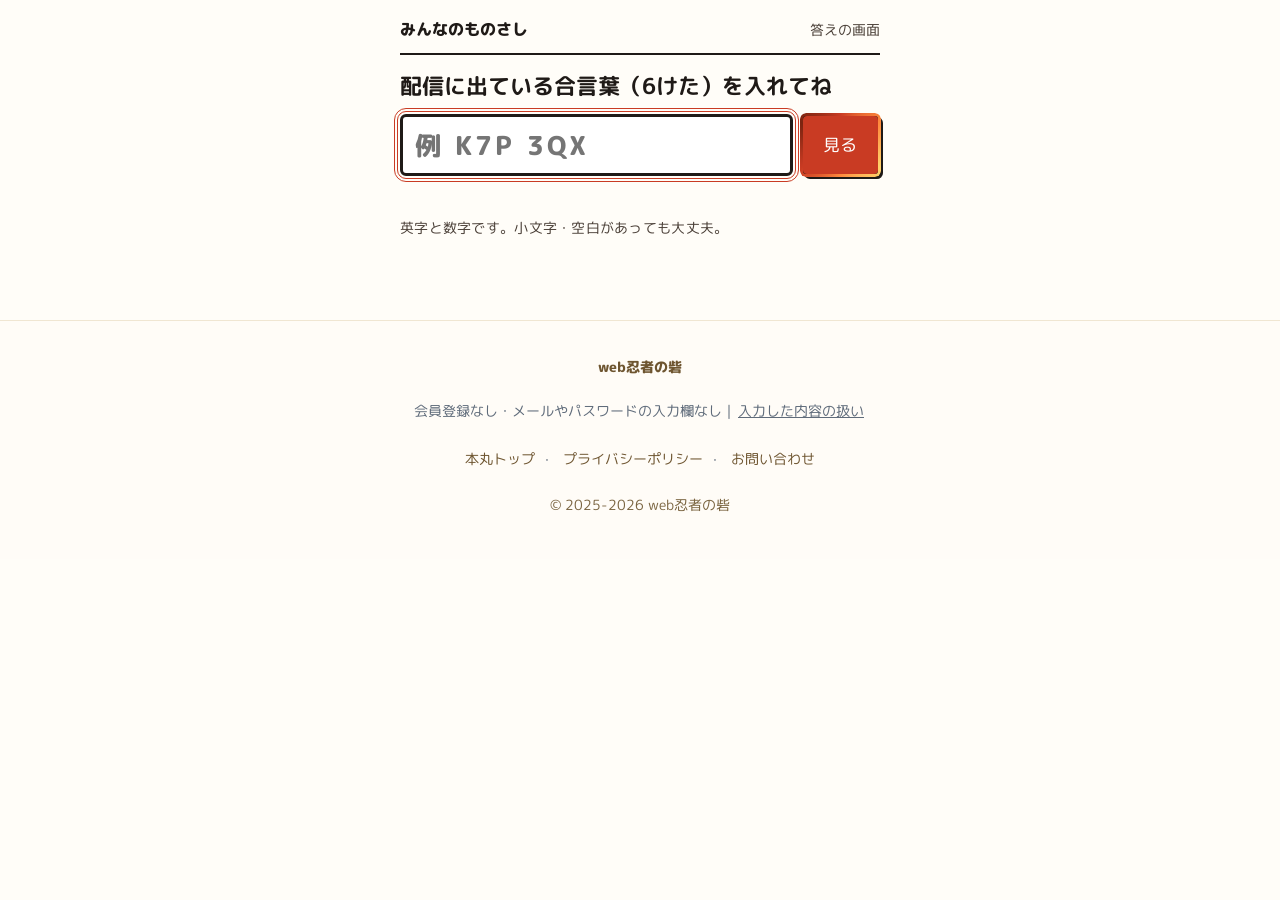
<file: a/index.html>
<!DOCTYPE html>
<html lang="ja">
<head>
<meta charset="UTF-8">
<meta name="viewport" content="width=device-width, initial-scale=1">
<title>みんなのものさし 答えの画面</title>
<meta name="description" content="配信の「みんなのものさし」で、リスナーが答えを見る画面です。配信に出ている合言葉を入れてください。">
<meta name="robots" content="noindex,follow">
<meta name="theme-color" content="#ff8a3d">
<link rel="canonical" href="https://monosashi.kkpwebninja.com/a/">
<link rel="icon" type="image/png" sizes="32x32" href="/favicon.png">
<link rel="icon" type="image/png" sizes="192x192" href="/favicon-192.png">
<link rel="apple-touch-icon" sizes="180x180" href="/apple-touch-icon.png">
<!-- 運営者の確認用（?kkptest=1 でこの端末だけ GA4 を送らない） -->
<script>
(function(){
  var t = false;
  try {
    if (/[?&]kkptest=1\b/.test(location.search)) localStorage.setItem('kkp-test','1');
    if (/[?&]kkptest=0\b/.test(location.search)) localStorage.removeItem('kkp-test');
    t = localStorage.getItem('kkp-test') === '1';
  } catch(e){}
  window.__kkpTest = t;
  if (t) window['ga-disable-G-2LM85GJN0L'] = true;
})();
</script>
<!-- Google Analytics（開いた回数だけ。合言葉や答えは送らない）。この画面には広告を出さない -->
<script>
  window.dataLayer = window.dataLayer || [];
  function gtag(){dataLayer.push(arguments);}
  // 本番ドメインだけで計測する（*.pages.dev に来るボットの0秒訪問で数字が崩れていたため）
  if (/(^|\.)kkpwebninja\.com$/.test(location.hostname)) {
    var gs = document.createElement('script'); gs.async = true;
    gs.src = 'https://www.googletagmanager.com/gtag/js?id=G-2LM85GJN0L';
    document.head.appendChild(gs);
    gtag('js', new Date());
    gtag('config', 'G-2LM85GJN0L');
  }
</script>
<link rel="preconnect" href="https://fonts.googleapis.com">
<link rel="preconnect" href="https://fonts.gstatic.com" crossorigin>
<link href="https://fonts.googleapis.com/css2?family=M+PLUS+Rounded+1c:wght@400;700;800&display=swap" rel="stylesheet">
<link rel="stylesheet" href="/kit/kit.css?v=0da92e0">
<script src="/js/odai.js"></script>
<script src="/js/code.js"></script>
<style>
body{margin:0}
.an{max-width:480px;margin:0 auto;padding:16px 16px 40px}
.an-top{display:flex;justify-content:space-between;align-items:baseline;gap:8px;padding:0 0 10px;border-bottom:2px solid var(--k-sumi)}
.an-top b{font-size:16px;font-weight:800}
.an-top span{font-size:14px;color:var(--k-text-2)}
.an h1{font-size:22px;line-height:1.4;margin:16px 0 12px}
.an form{display:flex;gap:8px;margin-top:8px}
.an input{flex:1;min-width:0;height:56px;padding:0 12px;border:3px solid var(--k-sumi);border-radius:var(--k-r);background:#fff;font:inherit;font-size:26px;font-weight:800;letter-spacing:.12em;text-transform:uppercase}
.an input:focus{outline:4px double var(--k-shu);outline-offset:2px}
.an form .k-btn-sm{min-height:56px;font-size:17px;padding:0 20px}
.an .err{color:var(--k-shu);font-weight:700;font-size:15px;min-height:24px;margin:8px 0 0}
.an .note{font-size:14px;color:var(--k-text-2);margin:8px 0 0}
.ends{display:flex;justify-content:space-between;align-items:flex-end;gap:12px;margin:8px 0}
.ends span{font-size:20px;font-weight:800;line-height:1.3;max-width:48%}
.ends .r{text-align:right}
.bar{--k-ruler-u:.75px;height:72px}   /* 見た目は kit の k-ruler（竹のものさし・点の帯） */
.bar .k-ruler-zone>b{font-size:15px;font-family:inherit;font-weight:800}
.scale{display:flex;justify-content:space-between;font-size:14px;color:var(--k-text-2);margin-top:4px}
.bignum{text-align:center;font-size:72px;font-weight:800;color:#a9430b;line-height:1.1;margin:16px 0 4px;font-variant-numeric:tabular-nums}
.bignum small{display:block;font-size:16px;color:var(--k-text-2);font-weight:700}
.warn{border-top:1px solid var(--k-line-soft);padding-top:12px;margin-top:16px;font-size:16px;font-weight:700}
.warn b{color:var(--k-shu)}
.again{display:inline-block;margin-top:16px;font-size:15px;color:var(--k-sumi);font-weight:700}
</style>
</head>
<body class="k-page">
<main class="an" id="an">
  <div class="an-top"><b>みんなのものさし</b><span>答えの画面</span></div>
  <div id="box"></div>
</main>
<!-- WEBNINJA_UNIFIED_FOOTER -->
<footer style="text-align:center;padding:2rem 1rem 2.5rem;font-size:.875rem;color:#5f6b7a;line-height:2;border-top:1px solid #f0e6d2;margin-top:2.5rem;background:#fffcf7;">
  <div style="font-weight:800;color:#6e5530;font-size:.875rem;margin-bottom:0.4rem;">web忍者の砦</div>
  <div class="kkp-anshin">会員登録なし・メールやパスワードの入力欄なし｜<a href="https://privacypolicy.kkpwebninja.com/#nyuryoku" target="_blank" rel="noopener" style="color:inherit;text-decoration:underline;display:inline-block;padding:10px 2px;">入力した内容の扱い</a></div>
  <div>
    <a href="https://kkpwebninja.com/" target="_blank" rel="noopener" style="display:inline-block;padding:10px 2px;color:#6e5530;text-decoration:none;margin:0 0.5rem;">本丸トップ</a>·
    <a href="https://privacypolicy.kkpwebninja.com/" target="_blank" rel="noopener" style="display:inline-block;padding:10px 2px;color:#6e5530;text-decoration:none;margin:0 0.5rem;">プライバシーポリシー</a>·
    <a href="https://kkpwebninja.com/otoiawase" target="_blank" rel="noopener" style="display:inline-block;padding:10px 2px;color:#6e5530;text-decoration:none;margin:0 0.5rem;">お問い合わせ</a>
  </div>
  <div style="margin-top:0.5rem;color:#7a6440;">© 2025-2026 web忍者の砦</div>
</footer>
<script>
(function () {
  'use strict';
  var $ = function (id) { return document.getElementById(id); };
  var esc = function (s) { return String(s).replace(/[&<>"]/g, function (c) { return { '&': '&amp;', '<': '&lt;', '>': '&gt;', '"': '&quot;' }[c]; }); };
  var T = window.MO_TOPICS, C = window.MO_CODE;
  function track(n, p) { try { if (!window.__kkpTest && window.gtag) gtag('event', n, p || {}); } catch (e) {} }
  function form(msg) {
    $('box').innerHTML = '<h1>配信に出ている合言葉（6けた）を入れてね</h1>'
      + '<form id="f"><input id="pin" type="text" inputmode="text" autocapitalize="characters" autocomplete="off" autocorrect="off" spellcheck="false" enterkeyhint="go" maxlength="9" placeholder="例 K7P 3QX" aria-label="合言葉6けた"><button class="k-btn k-btn-sm" type="submit">見る</button></form>'
      + '<p class="err" id="err" role="status">' + (msg || '') + '</p>'
      + '<p class="note">英字と数字です。小文字・空白があっても大丈夫。</p>';
    var inp = $('pin'); inp.focus();
    $('f').addEventListener('submit', function (e) {
      e.preventDefault();
      var r = C.decode(inp.value, T.length);
      if (!r) { $('err').textContent = '合言葉がちがいます。配信の画面を見てね。'; inp.select(); return; }
      history.replaceState(null, '', '#' + C.norm(inp.value));
      show(r); track('mono_answer', { from: 'pass' });
    });
  }
  function show(a) {
    var L = T[a.ti][0], R = T[a.ti][1], t = a.t;
    var z = function (n, w) { return '<i class="k-ruler-zone k-ruler-z' + n + '" style="left:' + t + '%;width:' + w + '%"><b>' + n + '</b></i>'; };
    $('box').innerHTML = '<h1>' + esc(L) + ' 〜 ' + esc(R) + '</h1>'
      + '<div class="ends"><span>' + esc(L) + '</span><span class="r">' + esc(R) + '</span></div>'
      + '<div class="bar k-ruler k-open"><div class="k-ruler-face">' + z(2, 29) + z(3, 17) + z(4, 7) + '<i class="k-ruler-mark" style="left:' + t + '%"></i></div></div>'
      + '<div class="scale"><span>0</span><span>50</span><span>100</span></div>'
      + '<div class="bignum">' + t + '<small>正解の位置（0〜100）</small></div>'
      + '<p class="warn"><b>数字を書いたら反則。</b>数字を使わずに、コメントでヒントを出してね。</p>'
      + '<a class="again" href="#" id="again">別の合言葉を入れる</a>';
    $('again').addEventListener('click', function (e) { e.preventDefault(); history.replaceState(null, '', location.pathname); form(); });
  }
  function route() {
    var h = decodeURIComponent(location.hash.slice(1));
    if (!h) { form(); return; }
    var r = C.decode(h, T.length);
    if (r) { show(r); track('mono_answer', { from: 'qr' }); } else form('この合言葉は使えません。配信の画面の合言葉を入れてね。');
  }
  window.addEventListener('hashchange', route);
  route();
})();
</script>
</body>
</html>
</file>
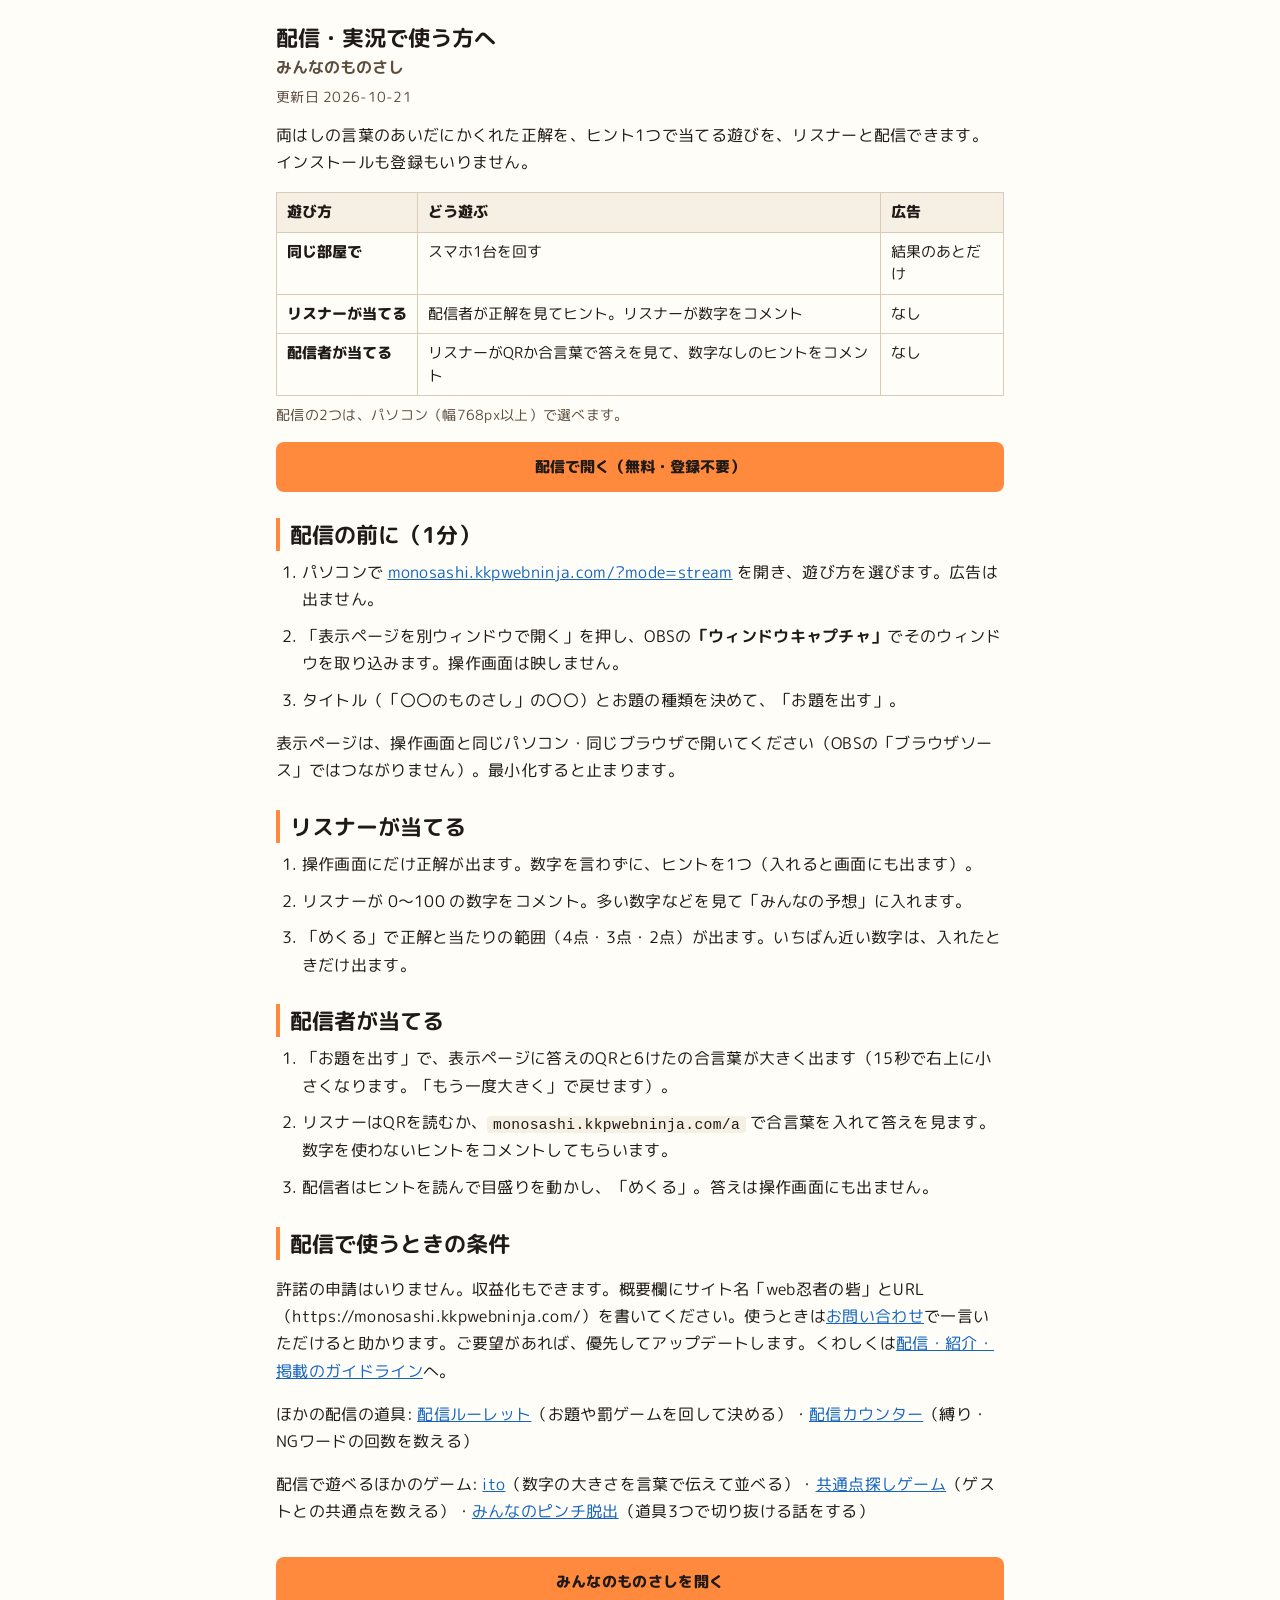
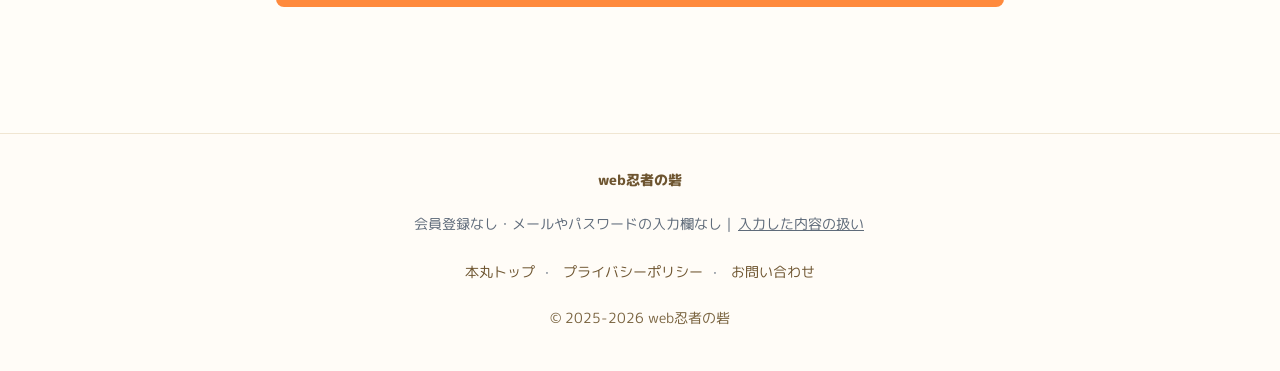
<file: haishin/index.html>
<!DOCTYPE html>
<html lang="ja">
<head>
<meta charset="UTF-8">
<meta name="viewport" content="width=device-width, initial-scale=1">
<title>配信・実況でみんなのものさしを遊ぶ方法｜リスナーと目盛りの位置当て</title>
<meta name="description" content="配信・実況で、みんなのものさしを遊ぶ方法。リスナーが数字をコメントして当てる遊び方と、リスナーがQRか合言葉で答えを見てヒントを出し配信者が当てる遊び方。OBSに取り込む表示ページつき。ブラウザだけで、登録不要。">
<link rel="canonical" href="https://monosashi.kkpwebninja.com/haishin/">
<meta name="robots" content="index,follow,max-image-preview:large">
<meta property="og:title" content="配信・実況でみんなのものさしを遊ぶ方法">
<meta property="og:description" content="リスナーが数字で当てる／リスナーがヒントを出して配信者が当てる。OBSの表示ページつき。登録不要。">
<meta property="og:type" content="article">
<meta property="og:url" content="https://monosashi.kkpwebninja.com/haishin/">
<meta property="og:site_name" content="みんなのものさし">
<meta property="og:image" content="https://monosashi.kkpwebninja.com/ogp.jpg?d=20261023b">
<meta name="twitter:card" content="summary_large_image">
<link rel="icon" type="image/png" sizes="32x32" href="/favicon.png">
<link rel="apple-touch-icon" sizes="180x180" href="/apple-touch-icon.png">
<script type="application/ld+json">{"@context": "https://schema.org", "@type": "Article", "headline": "配信・実況でみんなのものさしを遊ぶ方法", "datePublished": "2026-10-21", "dateModified": "2026-10-21", "author": {"@type": "Organization", "name": "web忍者の砦"}, "publisher": {"@type": "Organization", "name": "web忍者の砦"}, "mainEntityOfPage": "https://monosashi.kkpwebninja.com/haishin/"}</script>
<script>
  window.dataLayer = window.dataLayer || [];
  function gtag(){dataLayer.push(arguments);}
  // 本番ドメインだけで計測する（*.pages.dev に来るボットの0秒訪問で数字が崩れていたため）
  if (/(^|\.)kkpwebninja\.com$/.test(location.hostname)) {
    var gs = document.createElement('script'); gs.async = true;
    gs.src = 'https://www.googletagmanager.com/gtag/js?id=G-2LM85GJN0L';
    document.head.appendChild(gs);
    gtag('js', new Date());
    gtag('config', 'G-2LM85GJN0L');
  }
</script>
<link rel="preconnect" href="https://fonts.googleapis.com">
<link rel="preconnect" href="https://fonts.gstatic.com" crossorigin>
<link href="https://fonts.googleapis.com/css2?family=M+PLUS+Rounded+1c:wght@400;700;800&display=swap" rel="stylesheet">
<link rel="stylesheet" href="/kit/kit.css?v=0da92e0">
<style>
/* 読み物ページ：地は白、本文16px・行間1.7（はぁ・共通点探しの /haishin/ と同じ形） */
:root{--orange:#ff8a3d;--ink:#333;--muted:#5c4d3d}
*{box-sizing:border-box}
body{margin:0;background:#fff;color:var(--ink);font-family:"M PLUS Rounded 1c","Hiragino Maru Gothic ProN",system-ui,sans-serif;font-size:16px;line-height:1.7;-webkit-text-size-adjust:100%}
.wrap{max-width:760px;margin:0 auto;padding:18px 16px 60px}
h1{font-size:1.4rem;line-height:1.5;margin:.2rem 0 .4rem}
h1 .c{display:block;font-size:1rem;color:var(--muted);font-weight:700}
.upd{font-size:.875rem;color:var(--muted);margin:0 0 .8rem}
.lead{margin:0 0 1rem}
.cta{display:block;min-height:48px;text-align:center;background:var(--orange);color:#1f1a17;font-weight:800;font-size:.95rem;padding:.75rem .5rem;border-radius:8px;text-decoration:none;margin:0 0 1.6rem}
h2{font-size:20px;line-height:1.5;margin:1.6rem 0 .5rem;padding-left:.6rem;border-left:4px solid var(--orange)}
.steps{margin:0 0 1rem;padding-left:1.6rem}.steps li{margin:0 0 .6rem}
code{background:#f6efe4;padding:.05rem .35rem;border-radius:4px;font-size:.92em}
a{color:#1565c0}
.mode-cmp{width:100%;border-collapse:collapse;margin:1rem 0 .4rem;font-size:15px;line-height:1.5}
.mode-cmp th,.mode-cmp td{border:1px solid #d9cbb6;padding:8px 10px;text-align:left;vertical-align:top;color:#1f1a17}
.mode-cmp thead th{background:#f6efe3;font-weight:800}
.mode-cmp tbody th{white-space:nowrap;font-weight:800}
.mode-cmp-note{margin:0 0 1rem;font-size:14px;color:var(--muted)}
@media(max-width:480px){.mode-cmp{font-size:14px}.mode-cmp th,.mode-cmp td{padding:6px 7px}}
@media(min-width:760px){h2{font-size:22px}}
</style>
</head>
<body class="k-page">
<div class="wrap">

<h1>配信・実況で使う方へ<span class="c">みんなのものさし</span></h1>
<p class="upd">更新日 <time datetime="2026-10-21">2026-10-21</time></p>
<p class="lead">両はしの言葉のあいだにかくれた正解を、ヒント1つで当てる遊びを、リスナーと配信できます。インストールも登録もいりません。</p>

<table class="mode-cmp"><thead><tr><th scope="col">遊び方</th><th scope="col">どう遊ぶ</th><th scope="col">広告</th></tr></thead><tbody>
<tr><th scope="row">同じ部屋で</th><td>スマホ1台を回す</td><td>結果のあとだけ</td></tr>
<tr><th scope="row">リスナーが当てる</th><td>配信者が正解を見てヒント。リスナーが数字をコメント</td><td>なし</td></tr>
<tr><th scope="row">配信者が当てる</th><td>リスナーがQRか合言葉で答えを見て、数字なしのヒントをコメント</td><td>なし</td></tr>
</tbody></table>
<p class="mode-cmp-note">配信の2つは、パソコン（幅768px以上）で選べます。</p>

<a class="cta" href="https://monosashi.kkpwebninja.com/?mode=stream">配信で開く（無料・登録不要）</a>

<h2>配信の前に（1分）</h2>
<ol class="steps">
<li>パソコンで <a href="https://monosashi.kkpwebninja.com/?mode=stream">monosashi.kkpwebninja.com/?mode=stream</a> を開き、遊び方を選びます。広告は出ません。</li>
<li>「表示ページを別ウィンドウで開く」を押し、OBSの<b>「ウィンドウキャプチャ」</b>でそのウィンドウを取り込みます。操作画面は映しません。</li>
<li>タイトル（「〇〇のものさし」の〇〇）とお題の種類を決めて、「お題を出す」。</li>
</ol>
<p>表示ページは、操作画面と同じパソコン・同じブラウザで開いてください（OBSの「ブラウザソース」ではつながりません）。最小化すると止まります。</p>

<h2>リスナーが当てる</h2>
<ol class="steps">
<li>操作画面にだけ正解が出ます。数字を言わずに、ヒントを1つ（入れると画面にも出ます）。</li>
<li>リスナーが 0〜100 の数字をコメント。多い数字などを見て「みんなの予想」に入れます。</li>
<li>「めくる」で正解と当たりの範囲（4点・3点・2点）が出ます。いちばん近い数字は、入れたときだけ出ます。</li>
</ol>

<h2>配信者が当てる</h2>
<ol class="steps">
<li>「お題を出す」で、表示ページに答えのQRと6けたの合言葉が大きく出ます（15秒で右上に小さくなります。「もう一度大きく」で戻せます）。</li>
<li>リスナーはQRを読むか、<code>monosashi.kkpwebninja.com/a</code> で合言葉を入れて答えを見ます。数字を使わないヒントをコメントしてもらいます。</li>
<li>配信者はヒントを読んで目盛りを動かし、「めくる」。答えは操作画面にも出ません。</li>
</ol>

<h2>配信で使うときの条件</h2>
<p>許諾の申請はいりません。収益化もできます。概要欄にサイト名「web忍者の砦」とURL（https://monosashi.kkpwebninja.com/）を書いてください。使うときは<a href="https://kkpwebninja.com/otoiawase" target="_blank" rel="noopener">お問い合わせ</a>で一言いただけると助かります。ご要望があれば、優先してアップデートします。くわしくは<a href="https://kkpwebninja.com/guidelines">配信・紹介・掲載のガイドライン</a>へ。</p>

<p>ほかの配信の道具: <a href="https://roulette.kkpwebninja.com/">配信ルーレット</a>（お題や罰ゲームを回して決める）・<a href="https://roulette.kkpwebninja.com/counter/">配信カウンター</a>（縛り・NGワードの回数を数える）</p>
<p>配信で遊べるほかのゲーム: <a href="https://ito.kkpwebninja.com/haishin/">ito</a>（数字の大きさを言葉で伝えて並べる）・<a href="https://kyoutsu.kkpwebninja.com/haishin/">共通点探しゲーム</a>（ゲストとの共通点を数える）・<a href="https://pinch.kkpwebninja.com/haishin/">みんなのピンチ脱出</a>（道具3つで切り抜ける話をする）</p>

<p style="margin-top:2rem"><a class="cta" href="https://monosashi.kkpwebninja.com/">みんなのものさしを開く</a></p>

</div>
<!-- WEBNINJA_UNIFIED_FOOTER -->
<footer style="text-align:center;padding:2rem 1rem 2.5rem;font-size:.875rem;color:#5f6b7a;line-height:2;border-top:1px solid #f0e6d2;margin-top:2.5rem;background:#fffcf7;">
  <div style="font-weight:800;color:#6e5530;font-size:.875rem;margin-bottom:0.4rem;">web忍者の砦</div>
  <div class="kkp-anshin">会員登録なし・メールやパスワードの入力欄なし｜<a href="https://privacypolicy.kkpwebninja.com/#nyuryoku" target="_blank" rel="noopener" style="color:inherit;text-decoration:underline;display:inline-block;padding:10px 2px;">入力した内容の扱い</a></div>
  <div>
    <a href="https://kkpwebninja.com/" target="_blank" rel="noopener" style="display:inline-block;padding:10px 2px;color:#6e5530;text-decoration:none;margin:0 0.5rem;">本丸トップ</a>·
    <a href="https://privacypolicy.kkpwebninja.com/" target="_blank" rel="noopener" style="display:inline-block;padding:10px 2px;color:#6e5530;text-decoration:none;margin:0 0.5rem;">プライバシーポリシー</a>·
    <a href="https://kkpwebninja.com/otoiawase" target="_blank" rel="noopener" style="display:inline-block;padding:10px 2px;color:#6e5530;text-decoration:none;margin:0 0.5rem;">お問い合わせ</a>
  </div>
  <div style="margin-top:0.5rem;color:#7a6440;">© 2025-2026 web忍者の砦</div>
</footer>
</body>
</html>
</file>
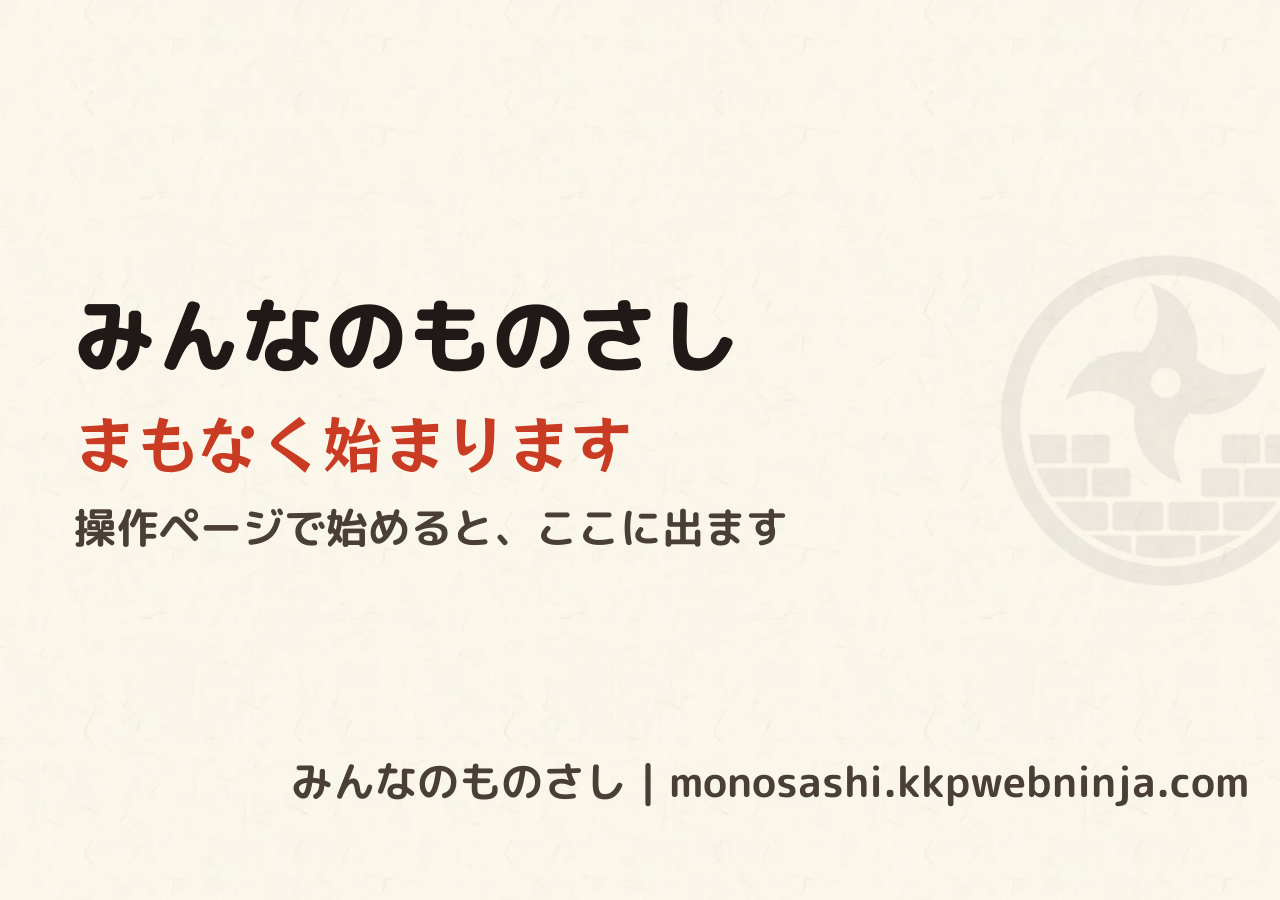
<file: view/index.html>
<!DOCTYPE html>
<html lang="ja">
<head>
<meta charset="UTF-8">
<meta name="viewport" content="width=device-width, initial-scale=1">
<title>みんなのものさし 表示ページ（OBS用）</title>
<meta name="robots" content="noindex,follow">
<link rel="canonical" href="https://monosashi.kkpwebninja.com/">
<link rel="icon" type="image/png" sizes="32x32" href="/favicon.png">
<link rel="preconnect" href="https://fonts.googleapis.com">
<link rel="preconnect" href="https://fonts.gstatic.com" crossorigin>
<link href="https://fonts.googleapis.com/css2?family=M+PLUS+Rounded+1c:wght@500;700;800&display=swap" rel="stylesheet">
<!-- k-fonts:start -->
<link href="https://fonts.googleapis.com/css2?family=Yuji+Syuku&family=RocknRoll+One&display=swap&text=.0123456789ABCDEFGHIJKLMNOPQRSTUVWXYabcdefghijklmnopqrstuvwxyz%E2%80%A6%E2%86%92%E2%87%84%E3%80%81%E3%80%82%E3%80%87%E3%80%8C%E3%80%8D%E3%80%9C%E3%81%82%E3%81%84%E3%81%86%E3%81%88%E3%81%8A%E3%81%8B%E3%81%8C%E3%81%8D%E3%81%8F%E3%81%90%E3%81%91%E3%81%93%E3%81%95%E3%81%97%E3%81%98%E3%81%99%E3%81%9A%E3%81%9B%E3%81%9F%E3%81%A0%E3%81%A1%E3%81%A3%E3%81%A4%E3%81%A6%E3%81%A7%E3%81%A8%E3%81%A9%E3%81%AA%E3%81%AB%E3%81%AD%E3%81%AE%E3%81%AF%E3%81%B0%E3%81%B3%E3%81%B6%E3%81%B8%E3%81%B9%E3%81%BB%E3%81%BE%E3%81%BF%E3%82%80%E3%82%81%E3%82%82%E3%82%84%E3%82%88%E3%82%89%E3%82%8A%E3%82%8B%E3%82%8C%E3%82%8F%E3%82%92%E3%82%93%E3%82%A2%E3%82%A3%E3%82%A4%E3%82%A6%E3%82%AD%E3%82%AF%E3%82%B0%E3%82%B3%E3%82%B5%E3%82%B6%E3%82%B8%E3%82%B9%E3%82%BF%E3%83%81%E3%83%83%E3%83%87%E3%83%88%E3%83%89%E3%83%8A%E3%83%8B%E3%83%90%E3%83%92%E3%83%94%E3%83%95%E3%83%96%E3%83%97%E3%83%9A%E3%83%9B%E3%83%9C%E3%83%9D%E3%83%9E%E3%83%A0%E3%83%A1%E3%83%A2%E3%83%A3%E3%83%A9%E3%83%AA%E3%83%AB%E3%83%AD%E3%83%B3%E3%83%BB%E3%83%BC%E4%B8%80%E4%B8%8A%E4%B8%8B%E4%B8%8D%E4%B8%AD%E4%BA%88%E4%BA%BA%E4%BB%8A%E4%BB%98%E4%BB%A5%E4%BC%9D%E4%BD%93%E4%BD%95%E4%BD%9C%E4%BD%BF%E4%BF%9D%E4%BF%A1%E5%80%8D%E5%80%A4%E5%81%A5%E5%81%B4%E5%85%88%E5%85%89%E5%85%A5%E5%85%A8%E5%85%B1%E5%85%B7%E5%86%8D%E5%87%BA%E5%88%80%E5%88%86%E5%88%87%E5%88%A4%E5%88%A5%E5%88%BA%E5%89%8D%E5%89%A3%E5%8A%A0%E5%8B%95%E5%8D%B0%E5%8F%8E%E5%8F%96%E5%8F%97%E5%8F%AF%E5%8F%B0%E5%8F%B3%E5%90%88%E5%90%8C%E5%90%8D%E5%91%8A%E5%91%BC%E5%93%81%E5%95%8F%E5%9B%9E%E5%9B%B3%E5%9C%9F%E5%9F%BA%E5%A0%B4%E5%A2%A8%E5%A4%96%E5%A4%B1%E5%A5%A5%E5%A7%8B%E5%AD%90%E5%AD%97%E5%AD%A3%E5%AE%9A%E5%B0%8F%E5%B0%91%E5%B7%A6%E5%B7%AE%E5%B7%BB%E5%B9%85%E5%BA%83%E5%BA%A6%E5%BD%A2%E5%BE%85%E5%BE%8C%E6%83%B3%E6%84%9F%E6%88%BB%E6%89%80%E6%89%8B%E6%8A%9E%E6%8A%BC%E6%8F%8F%E6%93%8D%E6%95%97%E6%95%B0%E6%96%87%E6%96%9C%E6%96%AC%E6%96%B0%E6%96%B9%E6%97%A2%E6%98%A0%E6%99%82%E6%99%AF%E6%9B%B8%E6%9B%BF%E6%9C%80%E6%9C%88%E6%9C%89%E6%9C%9F%E6%9C%AB%E6%9C%AC%E6%9C%AD%E6%9D%A5%E6%9D%BE%E6%9E%9C%E6%9E%A0%E6%A1%9C%E6%A2%85%E6%AC%84%E6%AD%A2%E6%AD%A3%E6%AE%8B%E6%B1%BA%E6%B2%88%E6%B5%AE%E6%B6%88%E6%B8%85%E6%B8%9B%E6%BA%96%E6%BA%9C%E6%BC%94%E6%BD%94%E7%82%B9%E7%89%A9%E7%8E%87%E7%94%A8%E7%94%BB%E7%99%BA%E7%99%BD%E7%9B%B4%E7%9C%9F%E7%9E%AC%E7%9F%A5%E7%9F%AD%E7%A2%BA%E7%A4%BA%E7%A7%92%E7%A8%AE%E7%A9%BA%E7%AA%93%E7%AB%AF%E7%AB%B9%E7%AC%AC%E7%AD%8B%E7%AD%94%E7%AE%B1%E7%AF%80%E7%B2%92%E7%B4%85%E7%B4%A0%E7%B5%90%E7%B5%B5%E7%B6%9A%E7%B7%91%E7%B8%AE%E7%BD%AE%E8%80%85%E8%81%9E%E8%83%8C%E8%87%AA%E8%88%9E%E8%89%B2%E8%91%89%E8%A1%8C%E8%A1%A8%E8%A3%8F%E8%A6%81%E8%A6%8B%E8%A6%9A%E8%A7%92%E8%A7%A3%E8%A8%80%E8%A8%88%E8%A8%AD%E8%A8%B1%E8%AA%8D%E8%AA%AD%E8%BE%BC%E8%BF%91%E8%BF%BD%E9%80%8F%E9%80%9A%E9%81%85%E9%81%8E%E9%81%B8%E9%83%A8%E9%85%8D%E9%95%B7%E9%96%83%E9%96%8B%E9%96%93%E9%97%98%E9%98%B2%E9%99%BA%E9%9B%A2%E9%9B%AA%E9%9C%9E%E9%9D%99%E9%9D%A2%E9%9F%B3%E9%A1%9E%E9%A3%9B%E9%A3%BE%E9%B3%B4%EF%BC%88%EF%BC%89%EF%BC%8B%EF%BC%8F%EF%BC%9A%EF%BC%9E%EF%BD%9C" rel="stylesheet">
<!-- k-fonts:end -->
<link rel="stylesheet" href="/kit/kit.css?v=0da92e0">
<script src="/kit/kit.js?v=0da92e0"></script>
<script src="/js/qr.js"></script>
<style>
/* OBS のウィンドウキャプチャで取り込む表示ページ。枠・背景・待ち画面・クレジットは kit の k-view。
   操作画面（同じブラウザ）から KKit.live で受け取って描くだけ。字は kit の --k-v-*（どのウィンドウでも 1/3 で14px以上） */
[hidden]{display:none!important}
.ms-title{flex:1 1 auto;white-space:nowrap;overflow:hidden;text-overflow:ellipsis}
.ms-tag{flex:none;padding:.1em .6em;background:var(--k-sumi);color:#fff;border-radius:max(4px,.4cqw);font-family:var(--k-head);font-weight:800}
.ms-tag.on{background:var(--k-shu)}
.ms-score{flex:none;white-space:nowrap;font-variant-numeric:tabular-nums}
.ms-score b{color:var(--k-shu)}
@container (max-width:1100px){ .ms-tag{display:none} }

.k-view-body{display:grid;grid-template-columns:minmax(0,1fr);grid-template-rows:auto 1fr auto;row-gap:calc(var(--k-v-pad)*.4)}
.withqr .k-view-body{padding-right:calc(23cqw + var(--k-v-pad))}
/* ヒントの行（1行に収める。長いときは字を縮める） */
.ms-hint{display:flex;align-items:baseline;justify-content:center;gap:max(12px,1.6cqw);min-width:0}
.ms-hint .k{flex:none;font-size:var(--k-v-min);font-weight:800;color:var(--k-text-2)}
.ms-hint b{display:block;min-width:0;font-family:var(--k-head);font-weight:800;font-size:var(--k-v-l);line-height:1.2}
.ms-hint b.rule{color:var(--k-shu);font-size:var(--k-v-m)}
/* ものさし（大きく・縦の中央） */
.ms-mid{display:flex;flex-direction:column;justify-content:safe center;min-height:0}
.ms-guessrow{position:relative;height:calc(var(--k-v-min)*1.5)}
.ms-glabel{position:absolute;bottom:max(8px,1.6cqw);transform:translateX(-50%);background:var(--k-sumi);color:#fff;font-size:var(--k-v-min);font-weight:800;line-height:1.2;padding:.08em .5em;border-radius:max(4px,.5cqw);white-space:nowrap;transition:left .35s}
.ms-bar{--k-ruler-u:calc(12.5cqw/96);height:12.5cqw;flex:none}
@container (max-width:1500px){ .ms-bar{--k-ruler-u:calc(11cqw/96);height:11cqw} }
@container (max-width:1100px){ .ms-bar{--k-ruler-u:calc(9cqw/96);height:9cqw} .ms-hint b{font-size:var(--k-v-min)} .ms-hint b.rule{font-size:var(--k-v-min)} .ms-res .k-stamp{width:104px;height:104px} .ms-guessrow{height:calc(var(--k-v-min)*1.35)} .ms-glabel{bottom:6px} .ms-ends{margin-top:2px} }
.ms-bar .k-ruler-needle{transition:left .35s}
.ms-bar .k-ruler-zone>b{font-size:var(--k-v-min);font-family:var(--k-head);font-weight:800}
.ms-bar .k-ruler-cover>span{font-size:var(--k-v-min)}
.ms-ends{display:flex;justify-content:space-between;align-items:flex-start;gap:max(12px,2cqw);margin-top:max(6px,.8cqw)}
.ms-ends span{max-width:46%;font-family:var(--k-head);font-size:var(--k-v-m);font-weight:800;line-height:1.15;word-break:auto-phrase}
.ms-ends .mid{flex:none;font-size:var(--k-v-min);color:var(--k-text-2)}
.ms-ends .r{text-align:right}
/* 下の段（めくったあと: 正解・差・点の判子／当たりの範囲） */
.ms-foot{min-height:calc(var(--k-v-min)*1.3)}
.ms-call{margin:0;text-align:center;font-size:var(--k-v-min);font-weight:800;color:var(--k-text-2);line-height:1.3}
.ms-res{display:flex;align-items:center;justify-content:center;gap:max(12px,2cqw)}
.ms-res .k-result{display:flex;align-items:baseline;gap:.3em;border-width:max(10px,1cqw) max(28px,2.6cqw);border-image-width:max(10px,1cqw) max(28px,2.6cqw);padding:0 max(8px,.8cqw)}
.ms-res .k-result small{display:inline;font-size:var(--k-v-min);line-height:1.1}
.ms-res .k-result b{display:inline;font-family:var(--k-head);font-weight:800;font-size:var(--k-v-l);line-height:1.1}
.ms-res .sa{font-size:var(--k-v-m);font-weight:800;white-space:nowrap}
.ms-res .sa b{font-family:var(--k-head)}
.ms-res .k-stamp{flex:none;width:max(124px,10cqw);height:max(124px,10cqw);font-size:max(42px,3.4cqw);line-height:1.05}
.ms-ranges{display:flex;flex-direction:column;align-items:flex-start;margin:0;font-size:var(--k-v-min);font-weight:800;line-height:1.3}
.ms-ranges span{white-space:nowrap}
.ms-ranges .r4{color:#a9430b}
.ms-near{color:var(--k-shu)}
@container (max-width:1100px){ .ms-ranges .r3,.ms-ranges .r2{display:none} }
/* 最後の結果 */
.ms-end{position:absolute;inset:0;z-index:6;display:flex;flex-direction:column;justify-content:center;align-items:flex-start;gap:max(10px,1.4cqw);padding:0 calc(var(--k-v-pad)*2.4);background:var(--k-kinari) url(/kit/img/d4-washi.webp) 0 0/420px auto}
.ms-end .k-result{border-width:max(14px,1.4cqw) max(40px,3.6cqw);border-image-width:max(14px,1.4cqw) max(40px,3.6cqw);padding:0 max(12px,1.2cqw)}
.ms-end .k-result small{font-size:var(--k-v-min);line-height:1.2}
.ms-end .k-result b{font-family:var(--k-head);font-weight:800;font-size:var(--k-v-xl);line-height:1.1}
.ms-end .k-result b small{display:inline;font-size:var(--k-v-m);color:var(--k-text-2)}
.ms-end .k-stamp{position:absolute;right:8cqw;top:50%;width:max(150px,17cqw);height:max(150px,17cqw);margin-top:min(-75px,-8.5cqw);font-size:max(48px,5cqw);line-height:1.05}
.ms-end p{margin:0;max-width:60%;font-size:var(--k-v-min);font-weight:800;line-height:1.35}
/* 答えのQR（配信者が当てる） */
.qrbox{background:#fff;padding:max(4px,.6cqw);border-radius:max(4px,.8cqw);line-height:0;border:max(2px,.2cqw) solid var(--k-sumi)}
.qrbox svg{display:block;width:100%;height:auto}
.qr-big{position:absolute;inset:0;z-index:7;display:flex;align-items:center;gap:4cqw;padding:0 4cqw;background:var(--k-kinari) url(/kit/img/d4-washi.webp) 0 0/420px auto}
.qr-big .qrbox{flex:none;width:min(33cqw,72cqh)}
.qr-big .qtx{min-width:0;flex:1}
.qr-big p{margin:0}
.qr-big .q1{font-size:var(--k-v-l);font-weight:800;line-height:1.2}
.qr-big .addr{font-size:var(--k-v-min);font-weight:800;margin-top:max(6px,.8cqw);word-break:break-all;line-height:1.25}
.qr-big .pass{font-size:var(--k-v-min);color:var(--k-text-2);font-weight:800;margin-top:max(8px,1.2cqw)}
.qr-big .pass b{display:block;font-family:var(--k-head);font-size:var(--k-v-xl);color:var(--k-sumi);letter-spacing:.06em;line-height:1.1;font-variant-numeric:tabular-nums}
.qr-big .rule{font-size:var(--k-v-min);font-weight:800;color:var(--k-shu);margin-top:max(8px,1.2cqw);line-height:1.3}
.qr-big .left{font-size:var(--k-v-min);color:var(--k-text-2);font-weight:700;margin-top:max(4px,.6cqw)}
@container (max-width:1300px){ .qr-big .left{display:none} }
.qr-small{position:absolute;right:var(--k-v-pad);top:calc(var(--k-v-pad)*.6);width:21cqw;z-index:4;text-align:center}
.qr-small .k{font-size:var(--k-v-min);color:var(--k-text-2);font-weight:800;margin-top:max(4px,.5cqw);line-height:1.2}
.qr-small b{display:block;font-family:var(--k-head);font-size:var(--k-v-m);font-weight:800;letter-spacing:0;line-height:1.15;white-space:nowrap}
/* 縦型（?layout=v・9:16。kit の KKit.view が body.vert を付ける）: 並べ方だけ。ヒントと両端は2行まで、ものさしは太く、結果は折り返して並べる */
body.vert .k-view-body{display:flex;flex-direction:column;justify-content:space-between;gap:max(6px,1.6cqw)}
body.vert .ms-mid{flex:none}
body.vert .ms-guessrow{flex:none;height:calc(var(--k-v-min)*1.3 + max(10px,2cqw))}
body.vert .ms-glabel{bottom:max(6px,1.4cqw)}
body.vert .ms-hint{flex-direction:column;align-items:center;gap:0;text-align:center}
body.vert .ms-hint b,body.vert .ms-hint b.rule{font-size:var(--k-v-min);white-space:normal}
body.vert .ms-bar{--k-ruler-u:calc(17cqw/96);height:17cqw}
body.vert .ms-ends{flex-direction:column;align-items:stretch;gap:0}
body.vert .ms-ends span{max-width:none;font-size:var(--k-v-min)}
body.vert .ms-ends .mid{display:none}
body.vert .ms-res{flex-wrap:wrap;gap:max(8px,2.4cqw) max(10px,3cqw)}
body.vert .ms-res .k-stamp{width:max(84px,18cqw);height:max(84px,18cqw);font-size:var(--k-v-min)}
body.vert .ms-ranges{flex-basis:100%;flex-direction:row;flex-wrap:wrap;justify-content:center;gap:0 max(10px,3cqw)}
body.vert .ms-end{align-items:center;text-align:center;padding:0 var(--k-v-pad)}
body.vert .ms-end .k-result b{font-size:max(var(--k-v-min),12cqw);white-space:nowrap}
body.vert .ms-end .k-result b small{font-size:var(--k-v-min)}
body.vert .ms-end .k-stamp{position:static;margin:0;width:max(110px,26cqw);height:max(110px,26cqw);font-size:max(var(--k-v-min),7cqw)}
body.vert .ms-end p{max-width:none}
body.vert .qr-big{flex-direction:column;justify-content:center;gap:max(8px,3cqw);text-align:center}
body.vert .qr-big .qrbox{width:min(56cqw,30cqh)}
body.vert .qr-big .qtx{flex:none;width:100%}
body.vert .qr-big .pass b{font-size:max(var(--k-v-min),12cqw)}
body.vert .withqr .k-view-body{padding-right:var(--k-v-pad)}
body.vert .withqr .ms-mid{justify-content:flex-start}
body.vert .qr-small{top:auto;bottom:calc(var(--k-v-pad)*.6);left:var(--k-v-pad);right:var(--k-v-pad);width:auto;display:flex;align-items:center;justify-content:center;gap:max(10px,3cqw)}
body.vert .qr-small .qrbox{flex:none;width:min(36cqw,22cqh)}
body.vert .qr-small .k{margin:0}
</style>
</head>
<body class="k-view">
<div class="k-view-stage" id="screen">
  <header class="k-view-top"><span class="ms-title" id="sName">みんなのものさし</span><span class="ms-tag" id="sTag" hidden></span><span class="ms-score" id="sScore"></span></header>
  <main class="k-view-body" id="sBody">
    <div class="ms-hint"><span class="k" id="sHintK">ヒント</span><b id="sHint"></b></div>
    <div class="ms-mid">
      <div class="ms-guessrow"><span class="ms-glabel" id="sGlabel" hidden></span></div>
      <div class="ms-bar k-ruler" id="sBar">
        <div class="k-ruler-face">
          <i class="k-ruler-zone k-ruler-z2" id="z2"><b>2</b></i>
          <i class="k-ruler-zone k-ruler-z3" id="z3"><b>3</b></i>
          <i class="k-ruler-zone k-ruler-z4" id="z4"><b>4</b></i>
          <i class="k-ruler-mark" id="zMark"></i>
        </div>
        <i class="k-ruler-needle" id="sNeedle" hidden></i>
        <div class="k-ruler-cover"><span>正解はかくれています</span></div>
      </div>
      <div class="ms-ends"><span id="sL">0</span><span class="mid">50</span><span class="r" id="sR">100</span></div>
    </div>
    <div class="ms-foot" id="sFoot"></div>
    <div class="qr-small" id="sQrSmall" hidden></div>
    <div class="qr-big" id="sQrBig" hidden></div>
    <div class="ms-end" id="sEnd" hidden></div>
  </main>
  <div class="k-view-idle" id="sIdle"><b>みんなのものさし</b><p>まもなく始まります</p><small>操作ページで始めると、ここに出ます</small></div>
  <footer class="k-view-credit">みんなのものさし｜monosashi.kkpwebninja.com</footer>
</div>
<script>
(function () {
  'use strict';
  var $ = function (id) { return document.getElementById(id); };
  var esc = function (s) { return String(s == null ? '' : s).replace(/[&<>"]/g, function (c) { return { '&': '&amp;', '<': '&lt;', '>': '&gt;', '"': '&quot;' }[c]; }); };
  var clamp = function (x, a, b) { return Math.max(a, Math.min(b, x)); };
  var RANGE = { 4: 3, 3: 8, 2: 14 };
  var span = function (t, d) { return clamp(t - d, 0, 100) + '〜' + clamp(t + d, 0, 100); };
  var score = function (d) { return d <= 3 ? 4 : d <= 8 ? 3 : d <= 14 ? 2 : 0; };
  var ADDR = 'monosashi.kkpwebninja.com/a', QR_BASE = 'https://monosashi.kkpwebninja.com/a/#';
  var V = KKit.view({ ch: 'kkp-monosashi' }), VERT = V.vert(), LN = VERT ? 2 : 1;   // 縦型はヒント・両端を2行まで
  if (VERT) document.querySelector('#sBar .k-ruler-cover>span').textContent = 'かくれています';   // 縦型は幅が狭いので幕の字を短く
  var S = null, last = {}, qrFor = '', qrSvg = '';
  function set(id, key, html) { if (last[id] === key) return false; last[id] = key; $(id).innerHTML = html; return true; }
  function fitAll() {
    KKit.fitText($('sName'), { min: 42 });
    KKit.fitText($('sHint'), { min: 42, lines: LN });
    KKit.fitText($('sL'), { min: 42, lines: LN }); KKit.fitText($('sR'), { min: 42, lines: LN });
    var p = document.querySelector('#sQrBig .q1'); if (p) KKit.fitText(p, { min: 42 });
    var c = document.querySelector('#sQrSmall b'); if (c && !$('sQrSmall').hidden) KKit.fitText(c, { min: 42 });
  }

  // 大きいQRの画面: 1画面に入らなければ（縦型の小さい窓）残り秒数 → 決まりの行の順に外す（kit の KKit.view.fit）
  // hide: 消さずに隠す（#sQrLeft は残り秒数を id で毎回書き直すので、消すと戻らない）
  function fitQr() { var b = $('sQrBig'); if (b.hidden) return; V.fit(b, { min: 1, hide: true, drop: ['.left', '.rule'], after: function () { var p = b.querySelector('.q1'); if (p) KKit.fitText(p, { min: 42 }); } }); }
  // 本文を1画面に（縦型の小さい窓など）: 入らなければ補助の行を順に隠す（kit の KKit.view.fit の hide: id で描き直す要素なので消さずに隠す）
  var DROP = ['.ms-call', '.ms-hint .k', '.ms-ranges', '.ms-res .sa', '.ms-hint b.rule'];
  // 場面・背景・窓の大きさが変わったときだけ測る（測る間は動きを止めるので、毎回やると判子の動きが頭から出直す）
  var fitKey = '';
  function fitBody() {
    var s = S || {}, b = $('sBody'), k = [s.phase, s.round, s.mode, s.near, s.hint, innerWidth, innerHeight, document.documentElement.getAttribute('data-k-bg')].join('|');
    if (k === fitKey) return; fitKey = k;
    // 測るのは kit に任せる（出てくる動きの途中で測ると入っているように見えて外しそこねるので、自前で先に測らない）
    V.fit(b, { min: 1, x: true, hide: true, drop: DROP });
  }
  function render() {
    var s = S;
    if (!s || s.phase === 'idle') { V.idle(true, s ? s.title : 'みんなのものさし'); return; }
    V.idle(false);
    var self = s.mode === 'self', ph = s.phase, inRound = ph !== 'end';
    if ($('sName').textContent !== s.title) { $('sName').textContent = s.title || 'みんなのものさし'; }
    $('sScore').innerHTML = '第' + Math.max(1, s.round) + '問 / ' + s.rounds + '　<b>' + s.total + '</b>点';
    var tag = $('sTag');
    tag.hidden = ph === 'end';
    tag.className = 'ms-tag' + (ph === 'reveal' ? ' on' : '');
    tag.textContent = self ? ({ set: 'ヒントをコメント', reveal: '正解' }[ph] || '') : ({ guess: '数字をコメント', set: 'まもなく正解', reveal: '正解' }[ph] || '');
    $('screen').classList.toggle('withqr', self && ph === 'set');

    // 最後の結果
    var end = $('sEnd');
    end.hidden = ph !== 'end';
    if (ph === 'end') {
      var max = s.rounds * 4, g = s.total >= max * .75 ? '名人' : s.total >= max * .5 ? '上手' : '健闘';
      if (set('sEnd', 'end' + s.total + s.round + (s.best ? s.best.d : ''), '<div class="k-result"><small>' + s.rounds + '問の合計（' + (self ? '配信者' : 'みんな') + '）</small><b class="k-num">' + s.total + '<small>点 / ' + max + '点</small></b></div>'
        + '<span class="k-stamp k-stamp-lg' + (g === '健闘' ? ' k-stamp-sumi' : '') + ' k-reveal-stamp" id="sEndStamp">' + g + '</span>'
        + (s.best ? '<p>いちばん近かった: ' + esc(s.best.L) + '〜' + esc(s.best.R) + '（差 ' + s.best.d + '）</p>' : ''))) KKit.reveal($('sEndStamp'));
    }

    var bar = $('sBar');
    if (inRound) {
      if ($('sL').textContent !== s.L || $('sR').textContent !== s.R) { $('sL').textContent = s.L; $('sR').textContent = s.R; KKit.fitText($('sL'), { min: 42, lines: LN }); KKit.fitText($('sR'), { min: 42, lines: LN }); }
      var hk = $('sHintK'), hb = $('sHint');
      hk.hidden = self;
      if (self) { hb.textContent = '数字を使わずにヒントをコメント'; hb.className = 'rule'; }
      else { hk.textContent = 'ヒント'; hb.textContent = s.hint ? '「' + s.hint + '」' : 'ヒントを聞いてね'; hb.className = ''; }
      KKit.fitText(hb, { min: 42, lines: LN });
      var gl = $('sGlabel'), nd = $('sNeedle');
      if (s.guess != null) {
        gl.hidden = false; nd.hidden = false; nd.style.left = s.guess + '%';
        gl.textContent = (self ? '配信者' : 'みんな') + 'の予想 ' + s.guess;
        var half = gl.offsetWidth / 2 / Math.max(1, gl.parentNode.clientWidth) * 100;   // 札が舞台の外に出ないように
        gl.style.left = clamp(s.guess, half, 100 - half) + '%';
      } else { gl.hidden = true; nd.hidden = true; }
      if (ph === 'reveal' && s.target != null) {
        ['z2', 'z3', 'z4'].forEach(function (id, i) { var e = $(id); e.style.left = s.target + '%'; e.style.width = [29, 17, 7][i] + '%'; });
        $('zMark').style.left = s.target + '%';
        var d = Math.abs(s.guess - s.target), p = score(d), k = s.round + ':' + s.target + ':' + s.guess + ':' + s.near;
        bar.classList.toggle('k-ruler-hit', d <= 3);
        if (!bar.classList.contains('k-open')) { void bar.offsetWidth; setTimeout(function () { bar.classList.add('k-open'); }, 30); }
        var ranges = self ? '' : '<p class="ms-ranges"><span class="r4">4点 ' + span(s.target, RANGE[4]) + '</span><span class="r3">3点 ' + span(s.target, RANGE[3]) + '</span><span class="r2">2点 ' + span(s.target, RANGE[2]) + '</span>'
          + (s.near != null ? '<span class="ms-near">近い予想 ' + s.near + '</span>' : '') + '</p>';
        if (set('sFoot', k, '<div class="ms-res k-reveal" id="sRes"><div class="k-result k-result-sm"><small>正解</small><b class="k-num">' + s.target + '</b></div><span class="sa">差 <b class="k-num">' + d + '</b></span>'
          + '<span class="k-stamp' + (p ? '' : ' k-stamp-sumi') + ' k-reveal-stamp" id="sStamp" style="animation-delay:.9s">' + (p + '点') + '</span>' + ranges + '</div>')) {
          var r = $('sRes'); r.style.animationDelay = '.75s'; KKit.reveal(r); KKit.reveal($('sStamp'));
        }
      } else {
        bar.classList.remove('k-open', 'k-ruler-hit');
        ['z2', 'z3', 'z4'].forEach(function (id) { $(id).style.left = '50%'; });
        set('sFoot', 'call' + self, self ? '' : '<p class="ms-call">0〜100 の数字をコメントしてね</p>');
      }
    }
    renderQr();
    fitBody();
  }

  function renderQr() {
    var s = S, on = !!(s && s.mode === 'self' && s.phase === 'set' && s.code);
    var big = on && s.qrBig && Date.now() < s.qrUntil;
    $('sQrBig').hidden = !big; $('sQrSmall').hidden = !on || big;
    if (!on) return;
    if (qrFor !== s.code) { qrFor = s.code; qrSvg = window.MO_QR(QR_BASE + s.code); last.sQrBig = last.sQrSmall = null; }
    var pass = s.code.slice(0, 3) + ' ' + s.code.slice(3);
    if (set('sQrBig', 'b' + s.code, '<div class="qrbox">' + qrSvg + '</div><div class="qtx"><p class="q1">答えはスマホで見てね</p><p class="addr">' + ADDR + '</p><p class="pass">合言葉<b>' + pass + '</b></p><p class="rule">数字は書かずにヒント</p><p class="left" id="sQrLeft"></p></div>')) fitQr();
    set('sQrSmall', 's' + s.code, '<div class="qrbox">' + qrSvg + '</div><div class="k">合言葉</div><b>' + pass + '</b>');
    if (!$('sQrSmall').hidden && renderQr.f !== s.code) { renderQr.f = s.code; KKit.fitText(document.querySelector('#sQrSmall b'), { min: 42 }); }
    if (big) { var l = $('sQrLeft'); if (l) l.textContent = 'あと' + Math.max(0, Math.ceil((s.qrUntil - Date.now()) / 1000)) + '秒で小さくなります'; }
  }
  setInterval(renderQr, 250);
  // 字のデータが後から届いた・窓の大きさが変わった：描き直して字を収め直す（kit の KKit.view.refit）
  KKit.view.refit(function () { last.sQrBig = null; render(); fitAll(); });   // 外した行も戻して組み直す

  // 操作画面から受け取る（同じブラウザの中だけ）
  KKit.live({ ch: 'kkp-monosashi', role: 'view', onState: function (st) { S = st; render(); } }).start();
  window.__moView = function () { return S; };
})();
</script>
</body>
</html>
</file>
<file: kit/kit.css>
/* =====================================================================
   kkp-kit  —  web忍者の砦 共通部品（D4 ストリート和忍者・仕上げ版）
   使い方は README.md。各サイトの kit/ にコピーして使う（外部参照しない）。
   クラスと変数はすべて k- / --k- で始まる（既存の .btn や .card とぶつけない）。
   絵は kit/img/ の WebP。url() はこのファイルからの相対なので、kit/ の中身ごとコピーする。
   ===================================================================== */

:root{
  /* 色はオレンジ・クリーム＋墨にしぼる（2026-10-20）。朱＝強調／オレンジ＝木札と票と進み具合。萌黄と金は変数だけ残す（kit の部品では使わない） */
  --k-sumi:#1f1a17; --k-kinari:#fbf3e4; --k-surface:#fffdf8;
  --k-orange:#ff8a3d; --k-shu:#c93b23; --k-moegi:#8cbf3f; --k-kin:#c9a13b;
  --k-text-2:#4a3f37; --k-line-soft:rgba(31,26,23,.15);
  /* 影は墨の斜めずらし1種類だけ（ぼかしの影は使わない） */
  --k-sh-l:4px 4px 0 var(--k-sumi); --k-sh-s:3px 3px 0 var(--k-sumi);
  /* 角は2段、ふちは2段 */
  --k-r:6px; --k-r-pill:999px; --k-bw:3px; --k-bw-s:2px;
  /* 書体: 筆＝サイト名と大きな題字だけ／見出し＝丸ゴシックの太字／太字＝ボタン・数字・短い言葉／本文＝丸ゴシック（2026-10-20 読みやすさの見直し） */
  --k-brush:"Yuji Syuku",serif;
  --k-head:"M PLUS Rounded 1c","Zen Maru Gothic","Hiragino Maru Gothic ProN","BIZ UDPGothic","Noto Sans JP",system-ui,sans-serif;
  --k-bold:"RocknRoll One","M PLUS Rounded 1c",sans-serif;
  --k-body:"M PLUS Rounded 1c",system-ui,sans-serif;
  /* 白い文字の墨のふち（2px） */
  --k-outline:2px 0 0 var(--k-sumi),-2px 0 0 var(--k-sumi),0 2px 0 var(--k-sumi),0 -2px 0 var(--k-sumi),2px 2px 0 var(--k-sumi),-2px -2px 0 var(--k-sumi),2px -2px 0 var(--k-sumi),-2px 2px 0 var(--k-sumi);
  /* 道しるべの印（オレンジの矢羽根の札） */
  --k-sign:url("data:image/svg+xml,%3Csvg%20xmlns%3D%22http%3A//www.w3.org/2000/svg%22%20viewBox%3D%220%200%2060%2030%22%20preserveAspectRatio%3D%22none%22%3E%3Cpath%20d%3D%22M2%202H45L58%2015L45%2028H2Z%22%20fill%3D%22%23ef8433%22%20stroke%3D%22%231f1a17%22%20stroke-width%3D%222.5%22%20stroke-linejoin%3D%22round%22/%3E%3Cpath%20d%3D%22M5%205H44%22%20stroke%3D%22%23ffb877%22%20stroke-width%3D%222%22%20stroke-linecap%3D%22round%22/%3E%3Ccircle%20cx%3D%228%22%20cy%3D%2215%22%20r%3D%222%22%20fill%3D%22%231f1a17%22/%3E%3C/svg%3E");
}

/* ---------- 地と文字組み ---------- */
.k-page{margin:0;background:var(--k-surface);color:var(--k-sumi);font-family:var(--k-body);font-size:16px;line-height:1.7;-webkit-text-size-adjust:100%}
.k-page p,.k-page li{letter-spacing:.02em}
.k-page small{font-size:max(14px,.85em);letter-spacing:.04em;line-height:1.5}
.k-page :focus-visible{outline:4px double var(--k-shu);outline-offset:3px}
.k-wrap{max-width:1120px;margin:0 auto;padding:0 16px}
.k-num{font-variant-numeric:tabular-nums;font-feature-settings:"tnum" 1}
.k-washi{background:var(--k-kinari) url(img/d4-washi.webp) 0 0/320px auto}

/* ---------- ボタン（主＝木札／副／小／大） ---------- */
.k-btn{display:inline-flex;align-items:center;justify-content:center;font-family:var(--k-bold);font-weight:400;letter-spacing:.04em;line-height:1.2;font-feature-settings:"palt" 1;text-decoration:none;cursor:pointer;transition:transform .08s,box-shadow .08s,filter .08s,background .15s;-webkit-tap-highlight-color:transparent}
/* 主ボタン: 2026-11-24 文字を17→19pxに（白×#f26a1b は 3.06:1。WCAG/HIG の大きな太字＝3:1 を満たすため・ユーザー承認A）。2026-11-09 ユーザー承認で全サイト「平らなオレンジ＋墨の枠」に統一（木目の板はやめた。10/30の配色調査・ワードウルフ等5サイトの試しを kit に取り込み）。色は --k-btn-main（既定 #f26a1b） */
:root{--k-btn-main:#f26a1b;--k-navy:#2b3768}
.k-btn-main{position:relative;min-height:56px;padding:0 22px;border:3px solid var(--k-sumi);border-radius:14px;background:var(--k-btn-main);color:#fff;font-size:19px;text-shadow:0 1px 0 var(--k-sumi),1px 0 0 var(--k-sumi),0 -1px 0 var(--k-sumi),-1px 0 0 var(--k-sumi);filter:drop-shadow(4px 4px 0 var(--k-sumi));white-space:nowrap}
.k-btn-main:hover,.k-btn-main:disabled,.k-btn-main[disabled]{background:var(--k-btn-main)}
.k-btn-main::after{content:"";position:absolute;inset:0;border-radius:11px;pointer-events:none;background:linear-gradient(110deg,transparent 38%,rgba(255,255,255,.45) 50%,transparent 62%) no-repeat;background-size:260% 100%;background-position:120% 0;transition:background-position .7s ease}
.k-btn-main:hover::after,.k-btn-main:focus-visible::after{background-position:-20% 0}
.k-btn-main:active{transform:translate(4px,4px);filter:drop-shadow(0 0 0 var(--k-sumi))}
.k-btn-big{min-height:72px;font-size:26px;letter-spacing:.12em}
.k-btn-sub{min-height:48px;padding:0 18px;border:var(--k-bw) solid var(--k-sumi);border-radius:var(--k-r);background:var(--k-kinari);color:var(--k-sumi);font-size:16px;box-shadow:var(--k-sh-l)}
.k-btn-sub:hover{background:#fff}
.k-btn-sub:active{transform:translate(4px,4px);box-shadow:0 0 0 var(--k-sumi)}
.k-btn-sm{min-height:44px;padding:0 14px;border:var(--k-bw-s) solid var(--k-sumi);border-radius:var(--k-r);background:var(--k-shu);color:#fff;font-size:15px;box-shadow:var(--k-sh-s)}
.k-btn-sm:hover{background:#e35539}
.k-btn-sm:active{transform:translate(3px,3px);box-shadow:0 0 0 var(--k-sumi)}
.k-btn[disabled],.k-btn[aria-disabled="true"]{opacity:.5;pointer-events:none}
/* ---------- たいまつの明かり（2026-11-03 選定: 文字リンク＝A 横から照らす／ボタン＝B 炎のふち）----------
   押せる所が、たいまつに照らされたように揺らぐ。止めたい所は .k-torch-off。ふつうの文字リンクにも付けるなら .k-torch */
@property --k-ang{syntax:"<angle>";inherits:false;initial-value:0deg}
@property --k-lit{syntax:"<number>";inherits:false;initial-value:1}
@keyframes k-torch-move{to{background-position:-300% 0}}
@keyframes k-torch-line{0%,100%{text-decoration-color:#c93b23}18%{text-decoration-color:#ff8a3d}33%{text-decoration-color:#ffc24a}58%{text-decoration-color:#ffb347}72%{text-decoration-color:#e8662a}86%{text-decoration-color:#ffc24a}}
@keyframes k-torch-flick{0%,100%{--k-lit:1}12%{--k-lit:.82}19%{--k-lit:.97}33%{--k-lit:.88}47%{--k-lit:1}58%{--k-lit:.78}66%{--k-lit:.95}81%{--k-lit:.86}}
@keyframes k-torch-spin{to{--k-ang:360deg}}
/* A 文字リンク: 字は暗い朱の中で光が流れ（どの色もクリーム地で明暗差4.5以上）、下線が朱→橙→金にゆらめく */
.k-link,.k-link-strong,.k-torch{background:linear-gradient(100deg,#8a2a12,#a8361a 22%,#b8401a 34%,#9a3214 50%,#a8361a 68%,#b23d18 80%,#8a2a12) 0 0/300% 100% repeat-x;-webkit-background-clip:text;background-clip:text;-webkit-text-fill-color:transparent;-webkit-box-decoration-break:clone;box-decoration-break:clone;animation:k-torch-move 5.5s linear infinite,k-torch-line 2.3s linear infinite}
.k-torch{font-weight:700;text-decoration:underline;text-decoration-thickness:3px;text-underline-offset:5px;text-decoration-color:var(--k-orange)}
.k-link:hover,.k-link-strong:hover,.k-torch:hover,.k-link:focus-visible,.k-link-strong:focus-visible,.k-torch:focus-visible{filter:drop-shadow(0 0 6px rgba(255,138,61,.55))}
/* B ボタン: 木の板はまわりが火の明かりでゆらぐ。生成り・朱のボタンはふちを火の色が回る */
.k-btn-main:not(.k-torch-off){animation:k-torch-flick 1.8s infinite;filter:drop-shadow(4px 4px 0 var(--k-sumi)) drop-shadow(0 0 calc(var(--k-lit)*10px) rgba(255,160,60,.75))}
.k-btn-main:not(.k-torch-off):active{filter:drop-shadow(0 0 0 var(--k-sumi)) drop-shadow(0 0 6px rgba(255,160,60,.6))}
.k-btn-sub,.k-btn-sm,.k-torch-btn{position:relative}
.k-btn-sub:not(.k-torch-off)::before,.k-btn-sm:not(.k-torch-off)::before,.k-torch-btn::before{content:"";position:absolute;inset:calc(-1*var(--k-bw));padding:var(--k-bw);border-radius:inherit;pointer-events:none;background:conic-gradient(from var(--k-ang),#c93b23,#ff8a3d,#ffd36b,#ff8a3d,#c93b23,#7a2410,#c93b23);-webkit-mask:linear-gradient(#000 0 0) content-box,linear-gradient(#000 0 0);-webkit-mask-composite:xor;mask-composite:exclude;animation:k-torch-spin 3.2s linear infinite}
.k-btn-sm::before{inset:calc(-1*var(--k-bw-s));padding:var(--k-bw-s)}
.k-btn[disabled]::before,.k-btn[aria-disabled="true"]::before{display:none}
.k-btn[disabled],.k-btn[aria-disabled="true"],.k-torch-off{animation:none}
.k-link.k-torch-off,.k-link-strong.k-torch-off{background:none;-webkit-text-fill-color:currentColor}
@media (prefers-reduced-motion:reduce){.k-link,.k-link-strong,.k-torch,.k-btn-main,.k-btn-sub::before,.k-btn-sm::before,.k-torch-btn::before{animation:none}}

/* ---------- 見出し（墨の筆跡に白抜き） ----------
   墨は3枚（左の筆の入り d2-ink-l・真ん中 d2-ink-m・右の端 d2-ink-r）。両端の形は固定で、真ん中だけが伸びる。
   長い見出しは墨ごと横に伸び、入りきらなければ折り返して墨が縦に伸びる（白い字が墨の外に出ない）。
   はね・飛び散った粒はない（2026-10-20）。16字を超える見出しは .k-h2（帯なし）のほうが読みやすい。 */
.k-hd{display:inline-block;box-sizing:border-box;max-width:100%;margin:0;padding:12px 22px 14px 70px;background:url(img/d2-ink-l.webp) 0 0/68px 100% no-repeat,url(img/d2-ink-r.webp) 100% 0/14px 100% no-repeat,url(img/d2-ink-m.webp) 62px 0/calc(100% - 69px) 100% no-repeat;color:#fff;text-shadow:0 0 2px var(--k-sumi);font-family:var(--k-head);font-weight:800;font-size:22px;letter-spacing:.04em;line-height:1.3;font-feature-settings:"palt" 1;word-break:auto-phrase;text-wrap:balance;transform:rotate(-1deg)}
@media (min-width:600px){.k-hd{font-size:26px;padding:14px 26px 16px 84px;background-size:80px 100%,16px 100%,calc(100% - 80px) 100%;background-position:0 0,100% 0,72px 0}}
.k-hd-brush{margin:0;font-family:var(--k-brush);font-weight:400;font-size:24px;letter-spacing:.08em;line-height:1.2}   /* 筆を残すのはサイト名・大きな題字（24px 以上）だけ */
/* 節見出し（帯なし）。筆＋墨2pxの下線。長い見出し・読みもの・FAQ の見出しに。古い「左オレンジ線＋薄い帯」の置き換え */
.k-h2{margin:32px 0 12px;padding:0 0 6px;border-bottom:var(--k-bw-s) solid var(--k-sumi);color:var(--k-sumi);font-family:var(--k-head);font-weight:800;font-size:22px;letter-spacing:.02em;line-height:1.4;font-feature-settings:"palt" 1;word-break:auto-phrase;text-wrap:balance}
.k-h2-bold{font-family:var(--k-bold);font-weight:400;letter-spacing:.04em}   /* RocknRoll One の太字にしたいとき */
.k-h3{margin:24px 0 8px;padding:0 0 0 10px;border-left:3px solid var(--k-sumi);color:var(--k-sumi);font-family:var(--k-bold);font-weight:400;font-size:18px;letter-spacing:.04em;line-height:1.45;font-feature-settings:"palt" 1}
@media (min-width:600px){.k-h2{font-size:26px}}

/* ---------- 枠（カード）と面 ---------- */
/* 影は「押せるもの」だけ（a.k-card・ボタン・タブ）。ただの入れ物（div.k-card・.k-panel）は影なし＝重ねても重く見えない */
.k-card{position:relative;display:block;padding:12px 16px 14px;background:var(--k-surface) url(img/d4-washi.webp) 0 0/320px auto;border:var(--k-bw-s) solid var(--k-sumi);border-radius:var(--k-r);color:var(--k-sumi);text-decoration:none}
.k-card h3,.k-card .k-card-t{margin:0;font-family:var(--k-bold);font-weight:400;font-size:17px;line-height:1.4;font-feature-settings:"palt" 1}
.k-card p,.k-card .k-card-d{margin:2px 0 0;font-size:14px;line-height:1.55;color:var(--k-text-2)}
/* 押せるカード（a.k-card.k-go）: 右に「開く」の道しるべ。押すと沈む */
a.k-card{border-width:var(--k-bw);box-shadow:var(--k-sh-l);transition:transform .08s,box-shadow .08s}
a.k-card:hover{background-color:#fff}
a.k-card:active{transform:translate(4px,4px);box-shadow:0 0 0 var(--k-sumi)}
a.k-card:hover h3,a.k-card:focus-visible h3{text-decoration:underline;text-decoration-color:var(--k-orange);text-decoration-thickness:3px;text-underline-offset:4px}
.k-go{padding-right:100px}
.k-go::after{content:"開く";position:absolute;right:10px;top:50%;margin-top:-17px;display:grid;place-items:center;box-sizing:border-box;width:72px;height:34px;padding:0 14px;background:var(--k-sign) center/100% 100% no-repeat;font-family:var(--k-bold);font-size:14px;letter-spacing:.06em;color:#fff;text-shadow:var(--k-outline);transition:transform .2s cubic-bezier(.4,.1,.3,1)}
.k-go:hover::after,.k-go:focus-visible::after{transform:translateX(4px)}
.k-go:active::after{transform:translateX(6px)}
.k-go[data-go]::after{content:attr(data-go)}
/* 面（いまの使いどき・設定の箱など）: 和紙の地＋端だけ青海波 */
.k-panel{position:relative;isolation:isolate;padding:16px 16px 20px;background:var(--k-kinari) url(img/d4-washi.webp) 0 0/320px auto;border:var(--k-bw-s) solid var(--k-sumi);border-radius:var(--k-r)}
.k-panel::before{content:"";position:absolute;inset:0;z-index:-1;border-radius:inherit;background:url(img/d2-seigaiha.webp) 0 0/220px auto;opacity:.3;-webkit-mask:radial-gradient(ellipse at 50% 45%,transparent 68%,#000 100%);mask:radial-gradient(ellipse at 50% 45%,transparent 68%,#000 100%);pointer-events:none}
/* 市松（下の操作帯・帯の地） */
.k-ichimatsu{background-color:var(--k-kinari);background-image:conic-gradient(rgba(31,26,23,.045) 25%,transparent 0 50%,rgba(31,26,23,.045) 0 75%,transparent 0);background-size:16px 16px}

/* ---------- 道しるべの印と文字リンク ---------- */
.k-sign{display:inline-block;flex:none;width:22px;height:15px;vertical-align:-2px;background:var(--k-sign) center/100% 100% no-repeat;transition:transform .2s}
.k-link{display:inline-flex;align-items:center;gap:6px;min-height:44px;color:var(--k-sumi);font-weight:700;text-decoration:underline;text-decoration-color:var(--k-orange);text-decoration-thickness:2px;text-underline-offset:4px}
.k-link::after{content:"";display:inline-block;flex:none;width:22px;height:15px;background:var(--k-sign) center/100% 100% no-repeat;transition:transform .2s}
.k-link:hover{color:var(--k-shu)}
.k-link:hover::after,.k-link:active::after{transform:translateX(4px)}
.k-link-inline{display:inline;min-height:0}
/* 一覧の中の太い文字リンク（行全体が押せる高さ44px） */
.k-link-strong{display:inline-flex;align-items:center;min-height:44px;color:var(--k-sumi);font-family:var(--k-bold);font-size:17px;font-feature-settings:"palt" 1;text-decoration:underline;text-decoration-color:var(--k-orange);text-decoration-thickness:3px;text-underline-offset:5px}
.k-link-strong::after{content:"";display:inline-block;flex:none;width:34px;height:22px;margin-left:8px;background:var(--k-sign) center/100% 100% no-repeat;transition:transform .2s cubic-bezier(.4,.1,.3,1)}
.k-link-strong:hover{color:var(--k-shu)}
.k-link-strong:hover::after,.k-link-strong:focus-visible::after{transform:translateX(4px) rotate(-4deg)}
.k-link-strong:active::after{transform:translateX(6px)}

/* ---------- タブ ---------- */
.k-tabs{display:flex;flex-wrap:wrap;gap:8px}
.k-tabs>button,.k-tabs>a{display:inline-flex;align-items:center;justify-content:center;min-height:44px;padding:0 16px;border:var(--k-bw-s) solid var(--k-sumi);border-radius:var(--k-r-pill);background:var(--k-surface);color:var(--k-sumi);font-family:var(--k-bold);font-size:15px;font-feature-settings:"palt" 1;text-decoration:none;cursor:pointer;box-shadow:var(--k-sh-s);white-space:nowrap}
.k-tabs>[aria-selected="true"],.k-tabs>[aria-current="true"],.k-tabs>.on{background:var(--k-shu);color:#fff;transform:translate(3px,3px);box-shadow:0 0 0 var(--k-sumi)}

/* ---------- 札 ---------- */
.k-fuda-new{display:inline-grid;place-items:center;width:92px;height:68px;background:url(img/d3-burst.webp) center/100% 100% no-repeat;font-family:var(--k-bold);font-size:15px;color:var(--k-sumi);transform:rotate(-6deg);font-feature-settings:"palt" 1}
.k-fuda-osusume{display:inline-grid;place-items:center;width:108px;height:46px;background:url(img/d3-hanko-rect.webp) center/100% 100% no-repeat;font-family:var(--k-bold);font-size:15px;color:var(--k-shu);transform:rotate(-4deg);font-feature-settings:"palt" 1}
/* 小さな朱の札（新作など）。カードの中では見出しの上に置く */
.k-tag{display:inline-block;margin:0 0 4px;padding:1px 8px;background:var(--k-shu);color:#fff;border:var(--k-bw-s) solid var(--k-sumi);border-radius:4px;font-size:14px;font-weight:700;letter-spacing:.04em;line-height:1.4}
/* 縦書きの札（カードの角に下がる） */
.k-tate-tag{position:absolute;top:-3px;right:12px;padding:8px 5px 10px;writing-mode:vertical-rl;text-orientation:upright;background:var(--k-shu);color:#fff;border:var(--k-bw-s) solid var(--k-sumi);border-top:0;border-radius:0 0 6px 6px;font-family:var(--k-head);font-weight:800;font-size:14px;letter-spacing:.1em;line-height:1}
/* 朱の枠の小札（毎日更新など） */
.k-upd{display:inline-block;margin-left:8px;padding:0 6px;border:var(--k-bw-s) solid var(--k-shu);border-radius:4px;color:var(--k-shu);font-family:var(--k-body);font-size:14px;font-weight:700;line-height:1.6;vertical-align:2px;transform:rotate(-3deg)}

/* ---------- 縦書き ---------- */
.k-tate{writing-mode:vertical-rl;text-orientation:upright;font-family:var(--k-head);font-weight:800;font-size:18px;letter-spacing:.12em;line-height:1}

/* ---------- 巻物の結果欄 ---------- */
.k-result{position:relative;display:block;border-style:solid;border-width:16px 42px;border-image:url(img/d3-scroll.webp) 56 84 fill / 16px 42px stretch;padding:4px 0;text-align:center}
.k-result small{display:block;font-size:14px;font-weight:700;color:var(--k-text-2)}
.k-result b{display:block;font-family:var(--k-bold);font-weight:400;font-size:32px;line-height:1.25;color:var(--k-shu);letter-spacing:.04em;text-shadow:var(--k-outline);font-variant-numeric:tabular-nums}
/* 巻物の札（小見出しを巻物に載せる） */
.k-scroll-label{display:inline-grid;place-items:center;min-width:200px;height:52px;padding:0 44px;background:url(img/d3-scroll.webp) center/100% 100% no-repeat;font-family:var(--k-head);font-weight:800;font-size:20px;letter-spacing:.04em;font-feature-settings:"palt" 1}

/* ---------- 進み具合のバー（オレンジ。2026-10-20 に萌黄から変更＝色はオレンジ・クリーム＋墨にしぼる） ---------- */
.k-bar{position:relative;height:20px;border:var(--k-bw-s) solid var(--k-sumi);border-radius:var(--k-r-pill);background:var(--k-surface)}
.k-bar>i{display:block;height:100%;width:0;border-radius:var(--k-r-pill);background:var(--k-orange);transition:width .4s}
.k-bar>img{position:absolute;top:50%;width:34px;transform:translate(-50%,-50%);transition:left .4s}

/* ---------- 判子・落款・金 ---------- */
.k-stamp{display:inline-grid;place-items:center;width:54px;height:54px;background:url(img/d4-hanko.webp) center/100% 100% no-repeat;font-family:var(--k-head);font-weight:800;font-size:21px;color:var(--k-shu);transform:rotate(-8deg)}
.k-seal{display:inline-grid;place-items:center;width:34px;height:34px;background:url(img/d4-seal.webp) center/100% 100% no-repeat;color:#fff;font-family:var(--k-head);font-weight:800;font-size:17px;line-height:1;flex:none}
.k-kin{position:absolute;pointer-events:none;width:56px;opacity:.95}
.k-kin-num{color:var(--k-kin);text-shadow:1px 1px 0 var(--k-sumi)}

/* ---------- 背景（ぱっと見は無地、よく見ると作り込み） ---------- */
/* 親に .k-scene を付け、中に <div class="k-bg" aria-hidden="true"> を置いて飾りを入れる */
.k-scene{position:relative;isolation:isolate;overflow:hidden}
.k-bg{position:absolute;inset:0;z-index:-1;overflow:hidden;pointer-events:none}
.k-deco{position:absolute;pointer-events:none;user-select:none}
.k-mon{width:360px;opacity:.06}             /* 丸紋の透かし: 大きく1つだけ 0.04〜0.07 */
.k-kasumi{width:420px;opacity:.14}          /* すやり霞: まとまりの切れ目だけ 0.1〜0.16。文字の下に置かない */
.k-ninja{width:14px;opacity:.36}            /* 隠し忍者: 1ページに1か所だけ */
.k-line{left:0;right:0;bottom:0;height:46px;background:url(img/d4-line.webp) left bottom/auto 100% repeat-x;opacity:.08}  /* 砦の線: 下端に（文字の下に来るなら下の余白を46px以上あける） */
/* 季節の散らし: kit.js が <html data-k-season="momiji|yuki|shochikubai|sakura"> を月で付ける。絵がある季節だけ出る */
.k-season{display:none}
[data-k-season="momiji"] .k-season-momiji{display:block}
[data-k-season="yuki"] .k-season-yuki{display:block}
[data-k-season="shochikubai"] .k-season-shochikubai{display:block}
[data-k-season="sakura"] .k-season-sakura{display:block}
.k-season-shochikubai{transform:none!important}  /* 門松は立てて置く（紅葉用の傾きを各サイトが付けていても打ち消す） */
/* 季節の散らしは1つの飾りの入れ物（.k-bg）に季節ごと1つまで（紅葉・雪・門松を並べて置けば、その月の絵だけ出る） */
.k-bg .k-season-momiji~.k-season-momiji,.k-bg .k-season-yuki~.k-season-yuki,.k-bg .k-season-shochikubai~.k-season-shochikubai,.k-bg .k-season-sakura~.k-season-sakura{display:none!important}

/* ---------- 下に固定する操作帯（スマホの主操作） ---------- */
.k-fix{position:sticky;bottom:0;z-index:30;display:flex;gap:12px;flex-wrap:wrap;justify-content:center;padding:12px 16px calc(12px + env(safe-area-inset-bottom));border-top:var(--k-bw) solid var(--k-sumi);background-color:var(--k-kinari);background-image:conic-gradient(rgba(31,26,23,.04) 25%,transparent 0 50%,rgba(31,26,23,.04) 0 75%,transparent 0);background-size:16px 16px}
.k-fix .k-btn-main{flex:1 1 180px;min-width:0;padding:0 6px}

/* ---------- 広告枠（標準サイズ。format=auto は使わない） ---------- */
.kkp-ad{text-align:center;margin:1.4rem auto 0;max-width:680px;min-height:288px;padding-top:6px}
.kkp-ad-label{font-size:12px;color:var(--k-text-2);letter-spacing:.04em;margin:0 0 6px;line-height:1}
.kkp-ad ins.adsbygoogle{display:block;width:300px;height:250px;margin:0 auto}
@media(min-width:768px){.kkp-ad{min-height:318px}.kkp-ad ins.adsbygoogle{width:336px;height:280px}}

/* ---------- 動き（巻物が開く・判子が押される）。押したときは静かに沈むだけ（墨の粒は 2026-10-20 にやめた） ---------- */
@keyframes k-unroll{from{clip-path:inset(0 46% 0 46%)}to{clip-path:inset(0 0 0 0)}}
@keyframes k-stamp{0%{opacity:0;transform:scale(2.4) rotate(-8deg)}60%{opacity:1;transform:scale(.92) rotate(-8deg)}100%{opacity:1;transform:scale(1) rotate(-8deg)}}
.k-play .k-anim-unroll{animation:k-unroll .7s cubic-bezier(.2,.8,.2,1) both}
.k-play .k-anim-stamp{animation:k-stamp .35s cubic-bezier(.3,1.4,.5,1) .65s both}
/* .k-ink-on: ボタン以外で「押すと少し沈む」を付けたいもの（名前は前のまま。粒は出ない） */
.k-ink-on{transition:transform .08s}
.k-ink-on:active{transform:translate(2px,2px)}

@media (prefers-reduced-motion:reduce){
  .k-btn,a.k-card,.k-go::after,.k-link::after,.k-link-strong::after,.k-sign,.k-bar>i,.k-bar>img,.k-btn-main::after{transition:none}
  .k-play .k-anim-unroll,.k-play .k-anim-stamp{animation:none}
  .k-ink-on{transition:none}
  .k-par{transform:none!important}
}

/* ---------- 演出の部品（KKit.fx.slash / KKit.fx.shuriken で呼ぶ・kit.js） ----------
   清潔に: 色は墨・生成り・朱だけ。光の粒は撒かない。文字の上に重ねない（結果は斬れた後に呼び出し側が出す）。
   絵（刀・手裏剣）は img/fx-katana.webp・img/fx-shuriken.webp。動きは kit.js が Web Animations で付ける。 */
.k-fx{position:absolute;inset:0;overflow:hidden;pointer-events:none;z-index:6}
/* 札（斬られる前の紙の札）。--k-fx-c は印の色（レア度などで変える） */
.k-fx-fuda{position:absolute;left:50%;top:50%;width:var(--k-fx-w,200px);aspect-ratio:2/3;transform:translate(-50%,-50%)}
.k-fx-half{position:absolute;inset:0}
.k-fx-half.a{clip-path:polygon(0 0,100% 0,100% 65.5%,0 34.5%)}
.k-fx-half.b{clip-path:polygon(0 34.5%,100% 65.5%,100% 100%,0 100%)}
.k-fx-face{position:absolute;inset:0;box-sizing:border-box;border:calc(var(--k-fx-w,200px)*.03) solid var(--k-sumi);border-radius:calc(var(--k-fx-w,200px)*.04);background:var(--k-kinari) url(img/d4-washi.webp) 0 0/160% auto;box-shadow:calc(var(--k-fx-w,200px)*.035) calc(var(--k-fx-w,200px)*.035) 0 var(--k-sumi)}
.k-fx-face::before{content:"";position:absolute;left:12%;right:12%;top:8%;bottom:8%;border:calc(var(--k-fx-w,200px)*.012) solid var(--k-fx-c,var(--k-shu));border-radius:2px;opacity:.85;transition:border-color .25s}
.k-fx-seal{position:absolute;left:50%;top:50%;width:46%;aspect-ratio:1;transform:translate(-50%,-50%) rotate(-6deg);border-radius:12%;background:var(--k-fx-g,var(--k-fx-c,var(--k-shu)));box-shadow:0 0 0 calc(var(--k-fx-w,200px)*.018) var(--k-sumi);transition:background .25s}
.k-fx-seal::after{content:"";position:absolute;inset:22%;border:calc(var(--k-fx-w,200px)*.016) solid rgba(255,255,255,.85);border-radius:8%}
/* 刀が通る道（札の中心を通る斜めの線）。刀と光の筋はこの中を左から右へ */
.k-fx-track{position:absolute;left:50%;top:50%;width:var(--k-fx-len,900px);height:0;transform:translate(-50%,-50%) rotate(var(--k-fx-ang,25deg))}
.k-fx-blade{position:absolute;left:0;top:0;width:var(--k-fx-bw,360px);aspect-ratio:900/112;transform:translate(-100%,-50%);background:url(img/fx-katana.webp) center/100% 100% no-repeat;opacity:0}
.k-fx-line{position:absolute;left:50%;top:0;width:var(--k-fx-ll,400px);margin-left:calc(var(--k-fx-ll,400px)/-2);height:var(--k-fx-lh,6px);transform:translateY(-50%) scaleX(0);transform-origin:0 50%;border-radius:999px;background:#fff;box-shadow:0 0 0 2px var(--k-sumi);opacity:0}
/* 印の色が上がったときの輪（1回だけ・細く） */
.k-fx-ring{position:absolute;left:50%;top:50%;width:var(--k-fx-w,200px);aspect-ratio:1;border:4px solid var(--k-fx-c,var(--k-shu));border-radius:50%;transform:translate(-50%,-50%);opacity:0}
/* 手裏剣（刺さったまま残す。次に投げるとき・KKit.fx.clear で消える） */
.k-fx-star{position:absolute;left:0;top:0;width:var(--k-fx-s,80px);aspect-ratio:1;margin:calc(var(--k-fx-s,80px)/-2) 0 0 calc(var(--k-fx-s,80px)/-2);background:url(img/fx-shuriken.webp) center/100% 100% no-repeat;filter:drop-shadow(3px 3px 0 rgba(31,26,23,.55));z-index:2}
.k-fx-hit{position:absolute;left:0;top:0;width:var(--k-fx-s,80px);aspect-ratio:1;margin:calc(var(--k-fx-s,80px)/-2) 0 0 calc(var(--k-fx-s,80px)/-2);border:3px solid var(--k-sumi);border-radius:50%;box-sizing:border-box;opacity:0;z-index:1}
@media (prefers-reduced-motion:reduce){.k-fx{display:none}}

/* =====================================================================
   2026-10-20 追加の部品（清潔感・装飾は使い回す）
   約束: 色は墨・生成り・オレンジ（朱）だけ／影は押せるものだけ／左揃えと罫線／絵文字なし／無限に動かさない
   ===================================================================== */

/* ---------- 背景の絵（ito・wordwolf・haa で同じだったものをまとめた） ---------- */
.k-paper{background:var(--k-surface) url(img/paper.webp) 0 0/128px 128px repeat}      /* 白い紙の地 */
.k-reveal-bg{background:#16213a url(img/reveal-bg.webp) center/cover no-repeat;color:#fff}  /* 藍の札の地（答え・役の見せ場） */

/* ---------- ホーム画面に追加（k-install） ----------
   <div class="k-install" data-k-key="サイト名_install_dismissed" role="dialog" aria-label="ホーム画面に追加" hidden> … README
   kit.js が自動でつなぐ（iOS は手順を開く・Android は本物の追加画面・一度閉じたら出さない・PC では出さない）。
   下に .k-fix があれば、その上に出る。 */
.k-install{position:fixed;left:10px;right:10px;bottom:var(--k-install-bottom,12px);z-index:80;display:flex;flex-wrap:wrap;align-items:center;gap:8px 12px;box-sizing:border-box;max-width:520px;margin:0 auto;padding:10px 12px;background:var(--k-kinari) url(img/d4-washi.webp) 0 0/320px auto;border:var(--k-bw) solid var(--k-sumi);border-radius:var(--k-r);box-shadow:var(--k-sh-l);color:var(--k-sumi);font-family:var(--k-body)}
.k-install[hidden]{display:none}
/* 遊んでいる間は出さない（ページが body に k-playing を付ける。結果の画面で外す） */
body.k-playing .k-install{display:none!important}
.k-install-t{flex:1;min-width:0}
.k-install-t b{display:block;font-family:var(--k-bold);font-weight:400;font-size:15px;line-height:1.35}
.k-install-t span{display:block;font-size:14px;color:var(--k-text-2);line-height:1.45}
.k-install-x{flex:none;display:grid;place-items:center;width:44px;height:44px;margin:-4px -6px -4px -8px;padding:0;border:0;background:none;font-size:22px;line-height:1;color:var(--k-text-2);cursor:pointer}
.k-install-how{flex:1 0 100%;margin:2px 0 0;padding:8px 0 0 1.4em;border-top:1px solid var(--k-line-soft);font-size:14px;line-height:1.6}
.k-install-how[hidden]{display:none}

/* ---------- 順位カード（k-teaser）＝ magic-teaser の D4 版 ----------
   自分で書くとき: <a class="k-teaser" href="…" style="--k-teaser-c:#e60012"> の中に
     .k-teaser-asof（時点）/ .k-teaser-q（問い）/ .k-teaser-v（<b>5位</b>・…）/ .k-teaser-go（行き先）
   magic-teaser.js をそのまま使うとき: <div data-magic-teaser class="k-teaser-host" …> と書くだけで D4 の見た目になる
   （差し色はカードの上の線だけ。地は和紙・文字は墨なので、球団の色が白でも黒でも読める） */
.k-teaser,.k-teaser-host .mt-card,.k-teaser-host .mt-card.mt-lighttext{position:relative;display:block;box-sizing:border-box;margin:0;padding:14px 16px 12px;overflow:visible;background:var(--k-surface) url(img/d4-washi.webp) 0 0/320px auto;border:var(--k-bw-s) solid var(--k-sumi);border-radius:var(--k-r);box-shadow:inset 0 6px 0 var(--k-teaser-c,var(--mt-accent,var(--k-orange))),var(--k-sh-s);color:var(--k-sumi);font-family:var(--k-body);text-decoration:none;transition:transform .08s,box-shadow .08s}
.k-teaser:hover,.k-teaser-host .mt-card:hover{transform:none;background-color:#fff;box-shadow:inset 0 6px 0 var(--k-teaser-c,var(--mt-accent,var(--k-orange))),var(--k-sh-s)}
.k-teaser:active,.k-teaser-host .mt-card:active{transform:translate(3px,3px);box-shadow:inset 0 6px 0 var(--k-teaser-c,var(--mt-accent,var(--k-orange))),0 0 0 var(--k-sumi)}
.k-teaser-host .mt-card::after{content:none;display:none}
.k-teaser-q,.k-teaser-host .mt-q{display:block;margin:4px 0 0;padding-right:84px;font-family:var(--k-bold);font-weight:400;font-size:15px;line-height:1.45;opacity:1;letter-spacing:.02em;font-feature-settings:"palt" 1}
.k-teaser-v,.k-teaser-host .mt-stats{display:block;margin:6px 0 0;font-size:15px;font-weight:700;line-height:1.5;font-variant-numeric:tabular-nums}
.k-teaser-v b,.k-teaser-host .mt-stats b{margin-right:2px;font-family:var(--k-bold);font-weight:400;font-size:24px;color:var(--k-shu)}
.k-teaser-go,.k-teaser-host .mt-cta{display:flex;flex-wrap:wrap;align-items:center;gap:6px 8px;margin:8px 0 0;font-size:14px;font-weight:700;text-decoration:underline;text-decoration-color:var(--k-orange);text-decoration-thickness:2px;text-underline-offset:4px}
.k-teaser-go::after{content:"";flex:none;width:22px;height:15px;background:var(--k-sign) center/100% 100% no-repeat}
.k-teaser-host .mt-arrow{display:inline-block;width:22px;height:15px;overflow:hidden;color:transparent;background:var(--k-sign) center/100% 100% no-repeat}
.k-teaser-host .mt-badge,.k-teaser-host .mt-card.mt-lighttext .mt-badge{display:inline-block;padding:0 6px;border:var(--k-bw-s) solid var(--k-shu);border-radius:4px;background:none;color:var(--k-shu);font-size:14px;font-weight:700;line-height:1.6;letter-spacing:.02em;text-decoration:none}
.k-teaser-asof,.k-teaser-host .mt-asof{position:absolute;right:12px;top:14px;font-size:14px;font-weight:400;color:var(--k-text-2);opacity:1}

/* ---------- 通知（k-toast） ----------
   KKit.toast('コピーしました') で出す（2.2秒で消える）。HTML に置かなくてよい。
   消えている間は visibility:hidden ＝画面の端に札が残らない。中が空なら出ない
   2026-10-21: 左50%を基準にしていたため短い文でも画面の半分の幅で折り返していた→左右0＋margin auto＋max-content で真ん中に置く */
.k-toast{position:fixed;left:0;right:0;margin:0 auto;width:max-content;bottom:calc(var(--k-install-bottom,12px) + 12px + env(safe-area-inset-bottom));z-index:1100;box-sizing:border-box;max-width:calc(100vw - 32px);padding:10px 16px;border:var(--k-bw-s) solid var(--k-sumi);border-radius:var(--k-r);background:var(--k-sumi);color:#fff;font-family:var(--k-bold);font-size:15px;line-height:1.4;letter-spacing:.04em;text-align:left;pointer-events:none;opacity:0;visibility:hidden;transform:translateY(6px);transition:opacity .18s,transform .18s,visibility 0s .18s}
.k-toast.k-on{opacity:1;visibility:visible;transform:none;transition:opacity .18s,transform .18s}
.k-toast:empty{display:none}

/* ---------- 空のとき（k-empty） ----------
   グラフや表の代わりに置く。1行（何がない）＋次の操作。左揃え。絵を添えるなら .k-empty-img（小さく1つ） */
.k-empty{display:flex;flex-wrap:wrap;align-items:center;gap:8px 16px;box-sizing:border-box;min-height:112px;margin:0;padding:16px;border:var(--k-bw-s) solid var(--k-line-soft);border-radius:var(--k-r);background:var(--k-kinari);color:var(--k-sumi);text-align:left}
.k-empty-img{flex:none;width:56px;height:auto;opacity:.85}
.k-empty-body{flex:1 1 220px;min-width:0}
.k-empty-t{margin:0;font-family:var(--k-bold);font-weight:400;font-size:16px;line-height:1.5}
.k-empty-d{margin:2px 0 0;font-size:14px;line-height:1.6;color:var(--k-text-2)}
.k-empty .k-btn{flex:none}

/* ---------- たたむ見出し（k-fold） ----------
   <details class="k-fold"><summary>見出し</summary><div>中身</div></details>（open は付けない）。
   並べると罫線でつながる。右の＋／－が印。見出しが長くても折り返して、印は右に残る */
.k-fold{margin:0;border-top:1px solid var(--k-line-soft);border-bottom:1px solid var(--k-line-soft)}
.k-fold+.k-fold{border-top:0}
.k-fold>summary{display:flex;align-items:center;gap:12px;min-height:48px;box-sizing:border-box;padding:10px 4px 10px 4px;list-style:none;cursor:pointer;color:var(--k-sumi);font-family:var(--k-bold);font-weight:400;font-size:16px;line-height:1.5;letter-spacing:.02em;font-feature-settings:"palt" 1;word-break:auto-phrase;-webkit-tap-highlight-color:transparent}
.k-fold>summary::-webkit-details-marker{display:none}
.k-fold>summary::marker{content:""}
.k-fold>summary::after{content:"＋";flex:none;display:grid;place-items:center;width:28px;height:28px;margin-left:auto;border:var(--k-bw-s) solid var(--k-sumi);border-radius:4px;font-family:var(--k-body);font-size:16px;font-weight:700;line-height:1}
.k-fold[open]>summary::after{content:"－";background:var(--k-sumi);color:#fff}
.k-fold>summary:hover{color:var(--k-shu)}
.k-fold>:not(summary){margin:0;padding:0 4px 16px}
.k-fold p{margin:0 0 8px;font-size:15px;line-height:1.7}

/* ---------- 手順（k-steps） ----------
   <ol class="k-steps"><li><b>見出し</b>説明</li>…</ol>。数字は墨の太字（丸いバッジなし）。行は罫線で区切る */
.k-steps{margin:0;padding:0;list-style:none;counter-reset:k-step}
.k-steps>li{position:relative;display:block;margin:0;padding:12px 0 12px 40px;border-top:1px solid var(--k-line-soft);counter-increment:k-step;font-size:15px;line-height:1.65}
.k-steps>li:last-child{border-bottom:1px solid var(--k-line-soft)}
.k-steps>li::before{content:counter(k-step);position:absolute;left:4px;top:10px;font-family:var(--k-bold);font-size:22px;line-height:1.2;color:var(--k-shu);font-variant-numeric:tabular-nums}
.k-steps>li>b:first-child{display:block;font-family:var(--k-bold);font-weight:400;font-size:16px;line-height:1.5}

/* ---------- 結果の表（k-table-result） ----------
   <table class="k-table-result"> 項目／金額（.k-r）／式（.k-f）。勝った行・合計の行は <tr class="k-win">。
   上下を墨2px、行の間を薄い罫線（箱にしない）。数字は右揃え・等幅 */
.k-table-result{width:100%;border-collapse:collapse;margin:0;border-top:var(--k-bw-s) solid var(--k-sumi);border-bottom:var(--k-bw-s) solid var(--k-sumi);background:none;font-size:15px;line-height:1.5;color:var(--k-sumi)}
.k-table-result caption{caption-side:top;padding:0 0 6px;text-align:left;font-family:var(--k-bold);font-size:15px}
.k-table-result th,.k-table-result td{padding:8px 8px;border:0;border-bottom:1px solid var(--k-line-soft);text-align:left;vertical-align:top}
.k-table-result thead th{border-bottom:1px solid var(--k-sumi);font-size:14px;font-weight:700;color:var(--k-text-2);white-space:nowrap}
.k-table-result .k-r,.k-table-result td.num,.k-table-result th.num{text-align:right;white-space:nowrap;font-variant-numeric:tabular-nums}
.k-table-result .k-f{font-size:14px;color:var(--k-text-2)}
.k-table-result tbody>tr>:first-child{min-width:7em;word-break:auto-phrase}
.k-table-result tr.k-win td,.k-table-result tr.k-win th{background:var(--k-kinari);font-weight:700}
.k-table-result tr.k-win .k-r{color:var(--k-shu);font-family:var(--k-bold);font-weight:400;font-size:17px}
.k-table-result tr:last-child td,.k-table-result tr:last-child th{border-bottom:0}

/* ---------- 選ぶボタンの並び（k-seg） ----------
   <div class="k-seg" role="group"><button type="button" aria-pressed="true">…</button>…</div>
   四角を墨の線でつなぐ。選択中＝朱。折り返しても行は横いっぱい。.k-seg-2 / .k-seg-3 で同じ幅に */
.k-seg{display:flex;flex-wrap:wrap;overflow:hidden;box-sizing:border-box;border:var(--k-bw-s) solid var(--k-sumi);border-radius:var(--k-r);background:var(--k-surface)}
.k-seg>button,.k-seg>a,.k-seg>label{flex:1 1 auto;display:flex;flex-direction:column;align-items:center;justify-content:center;box-sizing:border-box;min-width:0;min-height:44px;margin:0 calc(var(--k-bw-s)*-1) calc(var(--k-bw-s)*-1) 0;padding:6px 12px;border:0;border-right:var(--k-bw-s) solid var(--k-sumi);border-bottom:var(--k-bw-s) solid var(--k-sumi);border-radius:0;background:none;color:var(--k-sumi);font-family:var(--k-body);font-size:15px;font-weight:700;line-height:1.3;text-align:center;text-decoration:none;word-break:auto-phrase;text-wrap:balance;cursor:pointer;-webkit-tap-highlight-color:transparent}
.k-seg>button small,.k-seg>label small{display:block;font-size:14px;font-weight:400;line-height:1.3}
.k-seg>:hover{background:#fff}
.k-seg>[aria-pressed="true"],.k-seg>[aria-checked="true"],.k-seg>[aria-selected="true"],.k-seg>.on,.k-seg>label:has(input:checked){background:var(--k-shu);color:#fff}
.k-seg>label input{position:absolute;opacity:0;pointer-events:none}
.k-seg.k-seg-2>*{flex:1 0 50%}
.k-seg.k-seg-3>*{flex:1 0 33.34%}

/* ---------- 数を増やす・減らす（k-stepper） ----------
   <div class="k-stepper"><button type="button" aria-label="減らす">−</button><output class="k-num">4</output><span>人</span><button type="button" aria-label="増やす">＋</button></div> */
.k-stepper{display:inline-flex;align-items:center;gap:12px}
.k-stepper>button{display:grid;place-items:center;width:48px;height:48px;padding:0;border:var(--k-bw-s) solid var(--k-sumi);border-radius:var(--k-r);background:var(--k-kinari);color:var(--k-sumi);font-family:var(--k-body);font-size:24px;font-weight:700;line-height:1;cursor:pointer;box-shadow:var(--k-sh-s);transition:transform .08s,box-shadow .08s;-webkit-tap-highlight-color:transparent}
.k-stepper>button:active{transform:translate(3px,3px);box-shadow:0 0 0 var(--k-sumi)}
.k-stepper>button[disabled]{opacity:.4;pointer-events:none}
.k-stepper>output,.k-stepper>.k-stepper-v{min-width:2ch;font-family:var(--k-bold);font-size:34px;line-height:1;text-align:center;font-variant-numeric:tabular-nums}
.k-stepper>span{font-size:16px;font-weight:700;margin-left:-6px}

/* ---------- 手順の札（k-step） ----------
   <h2><span class="k-step">STEP 1</span>人数を選ぶ</h2>。箱にせず、朱の太字と右の細い線だけ */
.k-step{display:inline-block;margin:0 10px 0 0;padding:0 10px 0 0;border-right:var(--k-bw-s) solid var(--k-line-soft);color:var(--k-shu);font-family:var(--k-bold);font-weight:400;font-size:14px;line-height:1.3;letter-spacing:.06em;vertical-align:.1em;font-variant-numeric:tabular-nums}

/* ---------- 時間の表示（k-timer） ----------
   <div class="k-timer"><span class="k-timer-state">集中</span><span class="k-timer-t">25:00</span></div>。動いている間は .k-run */
.k-timer{display:flex;flex-direction:column;align-items:flex-start;gap:6px}
.k-timer-state{display:inline-block;padding:2px 10px;border:var(--k-bw-s) solid var(--k-sumi);border-radius:4px;background:var(--k-kinari);font-family:var(--k-bold);font-size:15px;line-height:1.4;letter-spacing:.06em}
.k-timer.k-run .k-timer-state{background:var(--k-shu);color:#fff}
.k-timer-t{font-family:var(--k-bold);font-size:64px;line-height:1;letter-spacing:.02em;font-variant-numeric:tabular-nums;color:var(--k-sumi)}
.k-timer.k-end .k-timer-t{color:var(--k-shu)}
@media (min-width:600px){.k-timer-t{font-size:88px}}

/* ---------- 3・2・1（k-countdown） ----------
   KKit.countdown(3, { onDone, sound }) で画面の真ん中に出す。HTML に置かなくてよい */
.k-countdown{position:fixed;inset:0;z-index:1200;display:flex;align-items:center;justify-content:center;background:rgba(255,253,248,.72);pointer-events:none}
.k-countdown[hidden]{display:none}
.k-countdown>span{font-family:var(--k-bold);font-size:min(36vh,36vw);line-height:1;color:var(--k-sumi);font-variant-numeric:tabular-nums}
.k-countdown>span.k-on{animation:k-cd .5s cubic-bezier(.2,.8,.3,1) both}
@keyframes k-cd{from{opacity:0;transform:scale(.7)}to{opacity:1;transform:scale(1)}}

/* ---------- 結果の見せ方（k-reveal） ----------
   要素に .k-reveal（ふわっと出る）／.k-reveal-fuda（札が横から置かれる）／.k-reveal-stamp（判子が押される）を付け、
   出すときに KKit.reveal(要素) を呼ぶ（何度でも出し直せる）。1回だけ動いて止まる。紙吹雪の代わりはこれか KKit.fx */
.k-reveal.k-on{animation:k-rv .32s ease-out both}
.k-reveal-fuda.k-on{animation:k-rv-fuda .36s cubic-bezier(.2,.8,.3,1) both}
.k-reveal-stamp.k-on{animation:k-rv-stamp .3s cubic-bezier(.3,.9,.4,1) both}
@keyframes k-rv{from{opacity:0;transform:translateY(8px)}to{opacity:1;transform:none}}
@keyframes k-rv-fuda{from{opacity:0;transform:translateX(-24px)}to{opacity:1;transform:none}}
@keyframes k-rv-stamp{from{opacity:0;transform:scale(1.6) rotate(var(--k-rv-rot,-8deg))}to{opacity:1;transform:scale(1) rotate(var(--k-rv-rot,-8deg))}}

/* ---------- 共有（k-share） ----------
   残すサイトだけで使う（2026-09-30 の原則撤去を守る）。<button type="button" class="k-share" data-k-share>リンクを送る</button>
   kit.js が端末の共有画面を開く（なければリンクをコピーして k-toast）。URL には ?d=YYYYMMDD が付く */
.k-share{display:inline-flex;align-items:center;justify-content:center;gap:8px;min-height:44px;padding:0 14px;border:var(--k-bw-s) solid var(--k-sumi);border-radius:var(--k-r);background:var(--k-surface);color:var(--k-sumi);font-family:var(--k-bold);font-weight:400;font-size:15px;line-height:1.2;letter-spacing:.04em;text-decoration:none;cursor:pointer;box-shadow:var(--k-sh-s);transition:transform .08s,box-shadow .08s;-webkit-tap-highlight-color:transparent}
.k-share:hover{background:#fff}
.k-share:active{transform:translate(3px,3px);box-shadow:0 0 0 var(--k-sumi)}
.k-share-row{display:flex;flex-wrap:wrap;gap:8px}

@media (prefers-reduced-motion:reduce){
  .k-countdown>span.k-on,.k-reveal.k-on,.k-reveal-fuda.k-on,.k-reveal-stamp.k-on{animation:none}
  .k-toast,.k-toast.k-on,.k-teaser,.k-stepper>button,.k-share{transition:none}
}

/* ---------- 墨の判子（k-stamp の墨色。ズレた・外れ・おしいなど、朱の判子と同じ重さで並べる用）2026-10-20 共通点探しで追加 ---------- */
.k-stamp.k-stamp-sumi{filter:grayscale(1) brightness(.42) contrast(1.2);color:var(--k-sumi)}

/* ---------- 古い「ホーム画面に追加」バナー（#installBanner・style 直書き）の字を読めるように 2026-10-21 ----------
   26サイトに残っている形。直書きの色は !important で上書きする（橙の字・白字が 2.35:1、×が 2.85:1 だった） */
#installBanner div[style*="color:#ff8a3d"]{color:#a8501a!important}
#installBanner #installBtn{color:#1f1a17!important}
#installBanner #installCloseBtn{color:#5c5c5c!important}

/* ---------- ものさし（k-ruler）2026-10-21 みんなのものさしで追加 ----------
   竹の本体（img/k-ruler.webp）に、目盛り・点の帯・針・覆いを重ねる。絵に文字・数字はない（数字はサイトの HTML）。
   大きさは --k-ruler-u（1単位。高さ96pxのとき1px）でまとめて変わる。高さはサイトで決める（例 height:96px）。
   値 0〜100 は .k-ruler の内側（竹の面）の左端→右端。帯・針・印は style="left:62%" のように置く。
   <div class="k-ruler" style="height:96px">
     <div class="k-ruler-face">
       <i class="k-ruler-zone k-ruler-z2" style="left:62%;width:29%"><b>2</b></i>  … z3（17%）・z4（7%）も同じ
       <i class="k-ruler-mark" style="left:62%"></i>
     </div>
     <i class="k-ruler-needle" style="left:50%"></i>
     <div class="k-ruler-cover"><span>正解はかくれています</span></div>
   </div>
   めくる: .k-ruler に .k-open を付ける → 幕が巻き上がる → 点の帯が開く → 正解の印が出る（1回だけ動いて止まる）。
   覆いを使わないとき（答えの画面）は .k-ruler-cover を置かずに最初から .k-open。 */
.k-ruler{--k-ruler-u:1px;--k-ruler-ink:rgba(31,26,23,.6);position:relative;box-sizing:border-box;height:calc(var(--k-ruler-u)*96);border-style:solid;border-width:calc(var(--k-ruler-u)*10) calc(var(--k-ruler-u)*13) calc(var(--k-ruler-u)*14) calc(var(--k-ruler-u)*10);border-image:url(img/k-ruler.webp) 30 40 42 30 fill / calc(var(--k-ruler-u)*10) calc(var(--k-ruler-u)*13) calc(var(--k-ruler-u)*14) calc(var(--k-ruler-u)*10) stretch;user-select:none;-webkit-user-select:none}
.k-ruler-face{position:absolute;inset:0;overflow:hidden}
/* 目盛り（5ごと・10ごと・25ごと・50）。上のふちから下へ */
.k-ruler-face::after{content:"";position:absolute;inset:0;z-index:2;pointer-events:none;background:
  linear-gradient(var(--k-ruler-ink),var(--k-ruler-ink)) 50% 0/calc(var(--k-ruler-u)*3) 44% no-repeat,
  linear-gradient(90deg,var(--k-ruler-ink) 0 calc(var(--k-ruler-u)*2.5),transparent 0) calc(var(--k-ruler-u)*-1.25) 0/25% 32% repeat-x,
  linear-gradient(90deg,var(--k-ruler-ink) 0 calc(var(--k-ruler-u)*2),transparent 0) calc(var(--k-ruler-u)*-1) 0/10% 22% repeat-x,
  linear-gradient(90deg,var(--k-ruler-ink) 0 calc(var(--k-ruler-u)*1.5),transparent 0) calc(var(--k-ruler-u)*-.75) 0/5% 13% repeat-x}
/* 点の帯（朱の筆の帯。2〜4点）。数字は下に置く */
.k-ruler-zone{position:absolute;top:0;bottom:0;z-index:1;display:block;transform:translateX(-50%) scaleX(0);transform-origin:center;-webkit-mask:url(img/k-ruler-zone.webp) center/100% 100% no-repeat;mask:url(img/k-ruler-zone.webp) center/100% 100% no-repeat;font-style:normal;transition:transform .45s cubic-bezier(.2,1.2,.4,1)}
.k-ruler-zone>b{position:absolute;bottom:calc(var(--k-ruler-u)*6);transform:translateX(-50%);font-family:var(--k-bold);font-weight:400;font-size:calc(var(--k-ruler-u)*17);line-height:1;color:var(--k-sumi)}
.k-ruler-z2{background:rgba(255,138,61,.42)}.k-ruler-z2>b{left:10.3%}
.k-ruler-z3{background:#f39a5e}.k-ruler-z3>b{left:14.7%}
.k-ruler-z4{background:var(--k-shu)}.k-ruler-z4>b{left:50%;color:#fff}
.k-open .k-ruler-zone{transform:translateX(-50%) scaleX(1)}
.k-open .k-ruler-zone.k-ruler-z2{transition-delay:.42s}
.k-open .k-ruler-zone.k-ruler-z3{transition-delay:.54s}.k-open .k-ruler-zone.k-ruler-z4{transition-delay:.66s}
/* 正解の印（墨の細い線。上のふちから目盛りの長さまで＝下の点の数字にかからない）。めくったあとに出る */
.k-ruler-mark{position:absolute;top:0;bottom:46%;z-index:3;width:calc(var(--k-ruler-u)*3);transform:translateX(-50%);background:var(--k-sumi);box-shadow:0 0 0 calc(var(--k-ruler-u)*1.5) var(--k-surface);opacity:0;transition:opacity .25s .9s}
.k-open .k-ruler-mark{opacity:1}
/* 予想の針（真鍮の玉＋朱の軸。玉は竹の上に少し出る。覆いより上＝隠れている間も動かせる） */
.k-ruler-needle{position:absolute;z-index:6;top:calc(var(--k-ruler-u)*-22);bottom:calc(var(--k-ruler-u)*-6);width:calc(var(--k-ruler-u)*22);box-sizing:border-box;transform:translateX(-50%);border-style:solid;border-width:calc(var(--k-ruler-u)*23) 0 calc(var(--k-ruler-u)*36);border-image:url(img/k-ruler-needle.webp) 120 0 190 fill / calc(var(--k-ruler-u)*23) 0 calc(var(--k-ruler-u)*36) stretch;pointer-events:none}
.k-ruler-needle.k-off{filter:grayscale(1) opacity(.55)}   /* まだ置いていない針 */
/* 正解を隠す覆い（墨の布の幕。めくると下の朱の巻き軸ごと上へ巻き上がる） */
.k-ruler-cover{position:absolute;z-index:5;left:calc(var(--k-ruler-u)*-12);right:calc(var(--k-ruler-u)*-12);top:calc(var(--k-ruler-u)*-8);bottom:calc(var(--k-ruler-u)*-4);display:grid;place-items:center;padding-bottom:calc(var(--k-ruler-u)*12);color:var(--k-surface);font-family:var(--k-body);font-weight:700;pointer-events:none}
.k-ruler-cover::before{content:"";position:absolute;inset:0 0 calc(var(--k-ruler-u)*10);z-index:-1;border-style:solid;border-width:calc(var(--k-ruler-u)*8) calc(var(--k-ruler-u)*16) calc(var(--k-ruler-u)*2);border-image:url(img/k-ruler-cloth.webp) 30 56 4 fill / calc(var(--k-ruler-u)*8) calc(var(--k-ruler-u)*16) calc(var(--k-ruler-u)*2) stretch;clip-path:inset(0 0 0 0);transition:clip-path .6s cubic-bezier(.6,0,.3,1)}
.k-ruler-cover::after{content:"";position:absolute;left:0;right:0;bottom:0;z-index:-1;height:calc(var(--k-ruler-u)*16);border-style:solid;border-width:0 calc(var(--k-ruler-u)*26) 0 calc(var(--k-ruler-u)*10);border-image:url(img/k-ruler-rod.webp) 0 80 0 32 fill / 0 calc(var(--k-ruler-u)*26) 0 calc(var(--k-ruler-u)*10) stretch;transition:bottom .6s cubic-bezier(.6,0,.3,1),opacity .2s .5s}
.k-ruler-cover>span{transition:opacity .15s}
.k-open .k-ruler-cover::before{clip-path:inset(0 0 100% 0)}
.k-open .k-ruler-cover::after{bottom:calc(100% - var(--k-ruler-u)*16);opacity:0}
.k-open .k-ruler-cover>span{opacity:0}

/* ---------- 白木の札（k-kifuda）2026-10-21 みんなのピンチ脱出の道具で追加 ----------
   文字は HTML（墨・太字）。札は横に伸び縮みする。.k-kifuda-himo を足すと上に朱の紐の輪が付く（紐の高さ --k-himo の半分だけ札の上にはみ出す＝上の余白をあける）。
   大きさは --k-fuda-u（1単位・既定1px。ふちの太さが変わる）と --k-himo（紐の高さ・既定30px）。
   <div class="k-kifuda k-kifuda-himo">鏡もち</div> */
.k-kifuda{--k-fuda-u:1px;--k-himo:30px;position:relative;display:grid;place-items:center;box-sizing:border-box;min-height:72px;padding:2px 6px 6px;border-style:solid;border-width:calc(var(--k-fuda-u)*8) calc(var(--k-fuda-u)*14) calc(var(--k-fuda-u)*14);border-image:url(img/k-kifuda.webp) 40 70 70 fill / calc(var(--k-fuda-u)*8) calc(var(--k-fuda-u)*14) calc(var(--k-fuda-u)*14) stretch;color:var(--k-sumi);font-family:var(--k-bold);font-weight:400;line-height:1.25;text-align:center;font-feature-settings:"palt" 1}
.k-kifuda-himo::before{content:"";position:absolute;left:50%;top:calc(var(--k-fuda-u)*-8 - var(--k-himo)*.504);height:var(--k-himo);aspect-ratio:71/135;transform:translateX(-50%);background:url(img/k-kifuda-himo.webp) center top/100% 100% no-repeat;pointer-events:none}
.k-kifuda.k-kifuda-q{filter:saturate(.4);color:var(--k-text-2)}   /* まだ伏せている札 */

@media (prefers-reduced-motion:reduce){
  .k-ruler-zone,.k-ruler-mark,.k-ruler-cover::before,.k-ruler-cover::after,.k-ruler-cover>span{transition:none!important}
}

/* =====================================================================
   2026-10-21 配信の土台と見た目の部品（第2波）
   KKit.stream / KKit.openView(.k-view-open) / KKit.live(.k-live) / .k-view・.k-view-idle / KKit.resume(.k-resume)
   KKit.twice / KKit.fitText / .k-stream-title / .k-dock / k-stamp-sm・lg / k-result の段 / .k-stage-empty / .k-pass
   使い方は README の「配信の土台」。最初に使ったのは みんなのものさし・みんなのピンチ脱出
   ===================================================================== */

/* ---------- 判子の大きさ（表の中＝sm・3文字＝lg） ---------- */
.k-stamp.k-stamp-sm{width:48px;height:48px;font-size:14px;line-height:1.05;letter-spacing:0}
.k-stamp.k-stamp-lg{width:78px;height:78px;font-size:19px;line-height:1.05;letter-spacing:-.02em}

/* ---------- 巻物の結果欄の段（小・大・長い文） ---------- */
.k-result.k-result-sm{border-width:12px 32px;border-image-width:12px 32px;padding:2px 0}
.k-result.k-result-sm b{font-size:24px}
.k-result.k-result-lg{border-width:20px 52px;border-image-width:20px 52px;padding:6px 0}
.k-result.k-result-lg b{font-size:48px;line-height:1.15}
.k-result.k-result-long b{font-family:var(--k-head);font-weight:800;font-size:20px;line-height:1.45;letter-spacing:.02em;color:var(--k-sumi);text-shadow:none;text-wrap:balance;word-break:auto-phrase}
.k-result .k-result-row{display:flex;align-items:center;justify-content:center;gap:12px;flex-wrap:wrap}

/* ---------- 引く前・出す前の大きな舞台（k-stage-empty） ----------
   巻物の地に、丸紋の透かしを1つ。中は題（.k-stage-empty-t）と1行（.k-stage-empty-d）。絵は img を1つだけ（k-pass など） */
.k-stage-empty{position:relative;isolation:isolate;display:grid;place-content:center;justify-items:center;gap:6px;box-sizing:border-box;min-height:200px;border-style:solid;border-width:20px 52px;border-image:url(img/d3-scroll.webp) 56 84 fill / 20px 52px stretch;padding:8px 0;text-align:center;color:var(--k-text-2)}
.k-stage-empty::before{content:"";position:absolute;inset:0;z-index:-1;background:url(img/d4-mon.webp) center/auto 86% no-repeat;opacity:.07;pointer-events:none}
.k-stage-empty-t{margin:0;font-family:var(--k-head);font-weight:800;font-size:28px;line-height:1.3;letter-spacing:.04em;color:var(--k-sumi);word-break:auto-phrase}
.k-stage-empty-d{margin:0;font-size:15px;font-weight:700;line-height:1.5}
.k-stage-empty img{display:block;width:min(240px,70%);height:auto}

/* ---------- スマホを渡す場面の挿し絵（k-pass） ----------
   <img class="k-pass" src="kit/img/k-pass-phone.webp" alt="" width="320" height="198"> */
.k-pass{display:block;width:min(260px,72%);height:auto;margin:0 auto}

/* ---------- 主ボタンの固定帯（k-dock。PC でも使える k-fix） ----------
   右に主ボタン1つ（場面が変わっても同じ場所）、左に戻るの小ボタン（.k-dock-l の中）
   <div class="k-dock"><div class="k-dock-l"><button type="button">戻る</button></div><button class="k-btn k-btn-main">次へ</button></div> */
.k-dock{position:sticky;bottom:0;z-index:30;display:flex;align-items:center;gap:12px;box-sizing:border-box;padding:10px 16px calc(10px + env(safe-area-inset-bottom));border-top:var(--k-bw) solid var(--k-sumi);background-color:var(--k-kinari);background-image:conic-gradient(rgba(31,26,23,.04) 25%,transparent 0 50%,rgba(31,26,23,.04) 0 75%,transparent 0);background-size:16px 16px}
.k-dock>.k-btn-main{flex:1 1 auto;min-width:0;margin-left:auto}
.k-dock-l{flex:none;display:flex;align-items:center;gap:8px}
.k-dock-l>button,.k-dock-l>a{display:inline-flex;align-items:center;min-height:44px;padding:0 12px;border:var(--k-bw-s) solid var(--k-sumi);border-radius:var(--k-r);background:var(--k-surface);color:var(--k-sumi);font-family:var(--k-body);font-size:14px;font-weight:700;text-decoration:none;cursor:pointer}
.k-dock-l>[hidden]{display:none}
.k-dock.k-dock-static{position:relative}   /* 下に貼り付けず、その場に置く（1画面に収めた配信の操作画面など） */
@media (min-width:768px){ .k-dock>.k-btn-main{flex:0 1 440px} }

/* ---------- 表示ページを開く（k-view-open。中は kit.js が作る） ----------
   <div class="k-view-open" data-k-view="/view/" data-k-ch="pinch-view"></div> */
.k-view-open{display:flex;flex-wrap:wrap;align-items:center;gap:8px 10px}
.k-view-open>.k-btn{min-height:44px;padding:0 14px;font-size:15px;box-shadow:var(--k-sh-s)}
.k-view-open>.k-seg{flex:none}
.k-view-open>.k-seg>button{min-width:44px;min-height:44px;padding:4px 10px;font-size:14px}
.k-view-open>p{flex:1 1 260px;margin:0;font-size:14px;line-height:1.5;color:var(--k-text-2)}
.k-view-open>.k-vo-msg{flex-basis:100%;color:var(--k-shu);font-weight:700}
.k-view-open .k-vo-color{flex-direction:row;gap:6px}
.k-seg>label.k-vo-color input{position:static;opacity:1;pointer-events:auto;width:30px;height:26px;padding:0;border:var(--k-bw-s) solid var(--k-sumi);border-radius:4px;background:none;cursor:pointer}
.k-view-open .k-vo-color[aria-pressed="true"] input{border-color:#fff}

/* ---------- 表示ページとのつながりの札（k-live） ---------- */
.k-live{display:inline-flex;align-items:center;gap:6px;font-size:14px;font-weight:700;line-height:1.4;color:var(--k-text-2);white-space:nowrap}
.k-live::before{content:"";flex:none;width:10px;height:10px;border-radius:50%;background:#a29a92;box-shadow:0 0 0 2px var(--k-surface)}
.k-live.k-on{color:var(--k-sumi)}
.k-live.k-on::before{background:#2f8a4a}

/* ---------- 続きから（k-resume。KKit.resume が中を作る） ---------- */
.k-resume{display:flex;flex-wrap:wrap;align-items:center;gap:8px 12px;margin:0 0 16px;padding:10px 0;border-top:2px solid var(--k-shu);border-bottom:1px solid var(--k-line-soft)}
.k-resume>p{flex:1 1 220px;margin:0;font-size:15px;font-weight:700;line-height:1.5}
.k-resume>.k-btn{min-height:44px;padding:0 16px;font-size:15px}
/* display を持つ部品にも hidden を効かせる（.k-resume は display:flex のため hidden が効いていなかった） */
.k-resume[hidden],.k-view-open[hidden],.k-view-open [hidden],.k-live[hidden],.k-view-idle[hidden],.k-dock[hidden],.k-stream-title[hidden]{display:none!important}

/* ---------- 2回押しの1回目（KKit.twice） ---------- */
.k-twice-on{outline:3px solid var(--k-shu)!important;outline-offset:2px}

/* ---------- 「〇〇の」タイトル（k-stream-title） ----------
   <label class="k-stream-title"><input type="text" maxlength="12" placeholder="みんな" aria-label="タイトルの名前の部分"><span>のピンチ脱出</span></label> */
.k-stream-title{display:flex;align-items:center;gap:8px;flex-wrap:wrap;color:var(--k-sumi)}
.k-stream-title>input{flex:0 1 220px;min-width:0;height:44px;box-sizing:border-box;padding:0 10px;border:var(--k-bw-s) solid var(--k-sumi);border-radius:var(--k-r);background:#fff;color:var(--k-sumi);font:inherit;font-size:16px;font-weight:700}
.k-stream-title>input:focus{outline:4px double var(--k-shu);outline-offset:2px}
.k-stream-title>span{font-size:17px;font-weight:800}

/* ---------- /view/ の共通の枠（k-view） ----------
   body に k-view、中に 16:9 の .k-view-stage。ウィンドウに合わせて縮む（スクロールなし）。
   字は --k-v-* を使う: どれも max(42px, 画面の幅の◯%)＝どのウィンドウでも 1/3 に縮めて 14px 以上
   背景は <html data-k-bg="cream|green|clear|white|black|color">（KKit.view が ?bg= と操作画面の選択から付ける。既定 cream。color は --k-view-bg）
   縦型は ?layout=v（body.vert・9:16）
   <body class="k-view"><div class="k-view-stage">
     <header class="k-view-top">…</header><main class="k-view-body">…</main>
     <div class="k-view-idle" hidden>…</div>
     <footer class="k-view-credit">みんなのピンチ脱出｜pinch.kkpwebninja.com</footer>
   </div></body> */
body.k-view{margin:0;height:100vh;overflow:hidden;background:var(--k-kinari) url(img/d4-washi.webp) 0 0/420px auto;color:var(--k-sumi);font-family:var(--k-body)}
[data-k-bg="green"] body.k-view{background:#00b140}
[data-k-bg="clear"] body.k-view{background:transparent}
[data-k-bg="white"] body.k-view{background:#fff}
[data-k-bg="black"] body.k-view{background:#000}
[data-k-bg="color"] body.k-view{background:var(--k-view-bg,#fbf3e4)}
.k-view-stage{--k-v-min:max(42px,2.3cqw);--k-v-s:max(46px,2.8cqw);--k-v-m:max(54px,3.6cqw);--k-v-l:max(62px,4.6cqw);--k-v-xl:max(76px,6.4cqw);--k-v-credit:var(--k-v-min);--k-v-pad:max(16px,2.4cqw);
  position:absolute;left:50%;top:50%;transform:translate(-50%,-50%);width:min(100vw,177.78vh);height:min(56.25vw,100vh);container-type:size;overflow:hidden;display:flex;flex-direction:column;box-sizing:border-box}
.k-view-top{flex:none;display:flex;align-items:center;gap:var(--k-v-pad);box-sizing:border-box;padding:calc(var(--k-v-pad)*.4) var(--k-v-pad);border-bottom:max(3px,.25cqw) solid var(--k-sumi);font-family:var(--k-head);font-weight:800;font-size:var(--k-v-min);line-height:1.2;min-width:0}
.k-view-top>*{min-width:0}
.k-view-body{position:relative;flex:1 1 auto;min-height:0;box-sizing:border-box;padding:calc(var(--k-v-pad)*.4) var(--k-v-pad);display:flex;flex-direction:column}
.k-view-credit{flex:none;box-sizing:border-box;height:calc(var(--k-v-credit)*1.4);padding:0 var(--k-v-pad);display:flex;align-items:center;justify-content:flex-end;font-family:var(--k-body);font-size:var(--k-v-credit);font-weight:700;line-height:1;color:var(--k-text-2);white-space:nowrap;overflow:hidden;text-overflow:ellipsis}
/* 待ち画面: 題字・まもなく始まります・1行・薄い地（配信者向けの説明は出さない） */
.k-view-idle{position:absolute;left:0;right:0;top:0;bottom:calc(var(--k-v-credit)*1.4);z-index:20;display:flex;flex-direction:column;justify-content:center;gap:calc(var(--k-v-pad)*.6);box-sizing:border-box;padding:0 calc(var(--k-v-pad)*2.4);background:var(--k-kinari) url(img/d4-washi.webp) 0 0/420px auto}
.k-view-idle::before{content:"";position:absolute;right:-4cqw;top:50%;width:46cqh;height:46cqh;transform:translateY(-50%);background:url(img/d4-mon.webp) center/contain no-repeat;opacity:.06;pointer-events:none}
.k-view-idle>b,.k-view-idle-t{display:block;font-family:var(--k-head);font-weight:800;font-size:var(--k-v-xl);line-height:1.2;letter-spacing:.02em;white-space:nowrap;overflow:hidden;text-overflow:ellipsis}
.k-view-idle>p{margin:0;font-family:var(--k-bold);font-size:var(--k-v-l);line-height:1.25;color:var(--k-shu)}
.k-view-idle>small{display:block;font-size:var(--k-v-min);font-weight:700;line-height:1.35;color:var(--k-text-2)}
.k-view-stage.k-idle .k-view-top{visibility:hidden}   /* 待ち画面では上の題名を出さない（題名は1回だけ） */
/* 緑（クロマキー）と透過: 字の下だけ生成りの面を敷く（緑の上に字を直に置かない） */
/* クリーム以外（緑・透過・白・黒・任意の色）は、字の下に生成りの面を敷く */
[data-k-bg]:not([data-k-bg="cream"]) .k-view-stage{padding:max(8px,1cqw);gap:max(6px,.8cqw)}
[data-k-bg]:not([data-k-bg="cream"]) .k-view-top,
[data-k-bg]:not([data-k-bg="cream"]) .k-view-body,
[data-k-bg]:not([data-k-bg="cream"]) .k-view-credit{background:var(--k-kinari) url(img/d4-washi.webp) 0 0/420px auto;border:max(3px,.25cqw) solid var(--k-sumi);border-radius:max(6px,.6cqw)}
[data-k-bg]:not([data-k-bg="cream"]) .k-view-credit{align-self:flex-end}
[data-k-bg]:not([data-k-bg="cream"]) .k-view-idle{inset:max(8px,1cqw) max(8px,1cqw) calc(var(--k-v-credit)*1.4 + max(14px,1.8cqw));border:max(3px,.25cqw) solid var(--k-sumi);border-radius:max(6px,.6cqw)}
/* 黒の背景では面の外の墨の線が見えないので、生成りの細い線を足す */
[data-k-bg="black"] .k-view-top,[data-k-bg="black"] .k-view-body,[data-k-bg="black"] .k-view-credit,[data-k-bg="black"] .k-view-idle{box-shadow:0 0 0 2px var(--k-kinari)}

/* 縦型（9:16）: ?layout=v で KKit.view が body.vert と <html data-k-layout="v"> を付ける。
   字は窓の幅の比（--k-v-min＝幅の 3.9%・最低 14px）。1080x1920 で 42px＝1/3 で 14px、405x720 の別窓で約 16px（2026-10-22 第5波: 42px 固定の下限をやめた） */
:is(body.k-view.vert,[data-k-layout="v"] body.k-view) .k-view-stage{width:min(100vw,56.25vh);height:min(177.78vw,100vh);
  --k-v-min:max(14px,3.9cqw);--k-v-s:max(15px,4.4cqw);--k-v-m:max(18px,5.2cqw);--k-v-l:max(21px,6.4cqw);--k-v-xl:max(25px,8.4cqw);--k-v-credit:var(--k-v-min);--k-v-pad:max(8px,3.4cqw)}
:is(body.k-view.vert,[data-k-layout="v"] body.k-view) .k-view-top{flex-wrap:wrap}
:is(body.k-view.vert,[data-k-layout="v"] body.k-view) .k-view-idle{padding:0 calc(var(--k-v-pad)*1.4)}
:is(body.k-view.vert,[data-k-layout="v"] body.k-view) :is(.k-view-idle>b,.k-view-idle-t){white-space:normal}
:is(body.k-view.vert,[data-k-layout="v"] body.k-view) .k-view-idle::before{right:-20cqw;width:60cqw;height:60cqw}

/* 測っている間は動きを外す（KKit.view.fit が付け外す。出てくる動きの途中は小さく見えて縮めそこねる。外したあと動きは頭から） */
.k-fitting,.k-fitting *{animation:none!important;transition:none!important}
.k-fit-hid{display:none!important}   /* KKit.view.fit の hide:true で外した行（消さずに隠すだけ。次の fit で戻してから測り直す） */

/* ---------- 重ね表示型の /view/（k-view-ov）: 配信の画面の上に重ねる（ルーレット・カウンター・ビンゴなど） ----------
   16:9 の箱は作らず、窓いっぱいを使う。背景は既定で透過（KKit.view({ ch, def: 'clear' })）。置き方は data-k-place（full・band・corner）。
   字の下限は窓の幅の 2.19%（1920 幅の 1/3 で 14px）・縦型（body.vert か縦長の窓）は 3.9%。
   <body class="k-view k-view-ov">
     <div class="k-ov" data-k-place="full">…</div>
     <div class="k-view-idle k-ov-idle" hidden><b>題字</b><p>まもなく始まります</p></div>
     <div class="k-ov-credit">roulette.kkpwebninja.com</div>
   </body>
   字を映像の上でも読めるようにするなら .k-ov-ink（白字に墨のふち）か .k-ov-plate（生成りの面）。 */
body.k-view.k-view-ov{height:100vh;
  --k-ov-min:max(14px,2.19vw);--k-ov-s:max(16px,2.6vw);--k-ov-m:max(18px,3.4vw);--k-ov-l:max(22px,4.6vw);--k-ov-xl:max(28px,6.4vw);--k-ov-pad:max(8px,2vw)}
/* 背景は上の [data-k-bg] の指定がそのまま効く（ここで background を書くと緑・白・黒・色が負ける）。data-k-bg が無い間だけ透過 */
html:not([data-k-bg]) body.k-view.k-view-ov{background:transparent}
body.k-view.k-view-ov:is(.vert,[data-k-layout="v"] *){--k-ov-min:max(14px,3.9vw);--k-ov-s:max(16px,4.4vw);--k-ov-m:max(18px,5.2vw);--k-ov-l:max(22px,6.4vw);--k-ov-xl:max(28px,8.4vw);--k-ov-pad:max(8px,3vw)}
@media (max-aspect-ratio:1/1){ body.k-view.k-view-ov{--k-ov-min:max(14px,3.9vw);--k-ov-s:max(16px,4.4vw);--k-ov-m:max(18px,5.2vw);--k-ov-l:max(22px,6.4vw);--k-ov-xl:max(28px,8.4vw);--k-ov-pad:max(8px,3vw)} }
.k-ov{position:fixed;inset:0;box-sizing:border-box;padding:var(--k-ov-pad);container-type:size;display:flex;align-items:center;justify-content:center;gap:var(--k-ov-pad);overflow:hidden;font-size:var(--k-ov-min)}
.k-ov[hidden]{display:none}
.k-ov[data-k-place="band"]{top:auto;height:36vh;padding:1.5vh 2vw;justify-content:flex-start}
.k-ov[data-k-place="corner"]{left:auto;top:auto;right:2vw;bottom:3vh;width:44vw;height:56vh;padding:0;flex-direction:column;align-items:flex-end;justify-content:flex-end}
@media (max-aspect-ratio:1/1){
  .k-ov[data-k-place="full"]{flex-direction:column}
  .k-ov[data-k-place="band"]{height:30vh}
  .k-ov[data-k-place="corner"]{width:70vw;height:44vh}
}
body.k-view-ov:is(.vert,[data-k-layout="v"] *) .k-ov[data-k-place="full"]{flex-direction:column}
.k-ov-ink{color:#fff;text-shadow:var(--k-outline),0 0 6px rgba(31,26,23,.6)}
.k-ov-plate{box-sizing:border-box;padding:calc(var(--k-ov-pad)*.5) var(--k-ov-pad);background:var(--k-kinari) url(img/d4-washi.webp) 0 0/420px auto;border:max(3px,.25vw) solid var(--k-sumi);border-radius:max(6px,.6vw);color:var(--k-sumi)}
.k-ov-credit{position:fixed;right:max(8px,.8vw);bottom:max(6px,.6vw);z-index:30;font-family:var(--k-body);font-size:var(--k-ov-min);font-weight:800;line-height:1.2;color:#fff;text-shadow:var(--k-outline);white-space:nowrap;pointer-events:none}
.k-ov-credit.k-top{bottom:auto;top:max(6px,.6vw)}
.k-ov-credit[hidden]{display:none}
/* 重ね表示の待ち画面: 画面いっぱいにせず、真ん中に生成りの札を1枚 */
body.k-view-ov .k-view-idle.k-ov-idle{position:fixed;inset:auto;left:50%;top:50%;bottom:auto;right:auto;transform:translate(-50%,-50%);width:max-content;min-width:min(60vw,900px);max-width:calc(100vw - 32px);padding:var(--k-ov-pad) calc(var(--k-ov-pad)*1.5);gap:calc(var(--k-ov-pad)*.4);border:max(3px,.25vw) solid var(--k-sumi);border-radius:max(6px,.6vw);text-align:left}
body.k-view-ov .k-view-idle.k-ov-idle::before{display:none}
body.k-view-ov .k-view-idle.k-ov-idle>b,.k-ov-idle .k-view-idle-t{font-size:var(--k-ov-xl);white-space:normal}
body.k-view-ov .k-view-idle.k-ov-idle>p{font-size:var(--k-ov-l)}
body.k-view-ov .k-view-idle.k-ov-idle>small{font-size:var(--k-ov-min)}
body.k-view-ov .k-view-idle.k-ov-idle[hidden]{display:none}
body.k-view-ov.k-idle .k-ov{visibility:hidden}   /* 待ち画面の間は中身を映さない（KKit.view の idle(true) で body に k-idle） */
@media (prefers-reduced-motion:reduce){ body.k-view *,body.k-view *::before,body.k-view *::after{animation:none!important;transition:none!important} }

/* ---------- ものさし: 予想が正解の近く（差3以内）のとき（k-ruler-hit） ----------
   .k-ruler に .k-ruler-hit を足すと、正解の印と「4」の数字を消して針だけを見せる（針が印と数字に重なって読めなくなるため。点は結果の判子で出す） */
.k-ruler.k-ruler-hit .k-ruler-mark{opacity:0!important}
.k-ruler.k-ruler-hit .k-ruler-z4>b{opacity:0}

/* =====================================================================
   遊びの部品（2026-10-22 第3波）: サイコロ・かるた・ビンゴの玉・ルーレット盤・ゲート・種類の絵
   どれも左揃え・絵文字なし。動きは1回だけ（動きを減らす設定では止める）。
   ===================================================================== */

/* ---------- サイコロ（k-die）: KKit.die(要素, 目, { roll:true }) で SVG の目を描く ----------
   大きさは --k-die-s（既定 96px）か width。1の目は朱で大きく（日本のサイコロ）。.k-die-shu＝目を全部朱／.k-die-plain＝1も墨 */
.k-die{--k-die-s:96px;--k-die-ms:620ms;display:inline-block;flex:none;width:var(--k-die-s);aspect-ratio:1;line-height:0;vertical-align:middle;-webkit-user-select:none;user-select:none}
.k-die>svg{display:block;width:100%;height:100%;overflow:visible}
.k-die-roll{animation:k-die-roll var(--k-die-ms) cubic-bezier(.3,.7,.35,1) both}
@keyframes k-die-roll{
  0%{transform:translate(0,0) rotate(0)}
  22%{transform:translate(-4%,-22%) rotate(-150deg) scale(.94)}
  48%{transform:translate(3%,4%) rotate(-290deg) scale(1.02)}
  68%{transform:translate(-1%,-6%) rotate(-345deg)}
  84%{transform:translate(0,1%) rotate(-362deg)}
  100%{transform:translate(0,0) rotate(-360deg)}
}

/* ---------- かるた（k-karuta）: 読み札と取り札（1文字） ----------
   紙の地（生成り＋和紙）・墨の外ふち・朱の内ふち。文字は HTML。
   <div class="k-karuta k-karuta-yomi">犬も歩けば棒に当たる</div>
   <span class="k-karuta k-karuta-tori"><b>い</b></span>（伏せる＝.k-karuta-ura） */
.k-karuta{position:relative;box-sizing:border-box;color:var(--k-sumi);background:#fffaf0 url(img/d4-washi.webp) 0 0/280px auto;border:var(--k-bw-s) solid var(--k-sumi);border-radius:8px;
  box-shadow:inset 0 0 0 5px #fffaf0,inset 0 0 0 7px var(--k-shu),0 3px 0 -1px #d8c6a4,0 3px 0 1px var(--k-sumi)}
.k-karuta::before{content:"";position:absolute;inset:0;border-radius:inherit;background:linear-gradient(180deg,rgba(255,255,255,.55),rgba(255,255,255,0) 40%,rgba(160,120,60,.05));pointer-events:none}
.k-karuta-yomi{display:flex;align-items:center;justify-content:center;min-height:110px;padding:18px 22px;font-family:var(--k-head);font-weight:800;font-size:24px;line-height:1.55;letter-spacing:.04em;text-align:center;word-break:auto-phrase;text-wrap:balance;font-feature-settings:"palt" 1}
.k-karuta-tori{--k-tori-s:76px;display:inline-grid;place-items:center;flex:none;width:var(--k-tori-s);aspect-ratio:5/7;vertical-align:middle}
.k-karuta-tori>b{display:grid;place-items:center;width:78%;aspect-ratio:1;border:3px solid var(--k-shu);border-radius:50%;background:#fff;color:var(--k-shu);font-family:var(--k-head);font-weight:800;font-size:calc(var(--k-tori-s)*.46);line-height:1}
/* 伏せた札（答えを見る前）: 朱の裏面に生成りの細い線。字は見せない */
.k-karuta-ura{background:var(--k-shu);box-shadow:inset 0 0 0 5px var(--k-shu),inset 0 0 0 6.5px rgba(251,243,228,.75),0 3px 0 -1px #8e2a17,0 3px 0 1px var(--k-sumi)}
.k-karuta-ura::before{background:radial-gradient(circle at 50% 50%,rgba(251,243,228,.22) 0 22%,transparent 23%)}
.k-karuta-ura>b{visibility:hidden}
.k-karuta-in{animation:k-karuta-in .35s cubic-bezier(.3,.9,.4,1) both}
@keyframes k-karuta-in{0%{transform:translateY(-10px) rotate(-2deg);opacity:0}100%{transform:none;opacity:1}}

/* ---------- ビンゴの玉（k-ball）: 艶と墨のふち。色は --k-ball-c か背景色 ----------
   列の色: .k-ball-B 朱・-I 橙・-N 墨・-G 墨の淡・-O 朱の濃（白字 4.5:1 以上）。サイト側の background-color がある所はその色のまま艶だけ付く。
   数字の白い丸を付けるなら中に <b>（.k-ball>b）。 */
.k-ball{--k-ball-c:var(--k-shu);
  --k-ball-gloss:radial-gradient(circle at 33% 27%,rgba(255,255,255,.85) 0 5%,rgba(255,255,255,.35) 12%,rgba(255,255,255,0) 30%),radial-gradient(circle at 50% 44%,rgba(255,255,255,0) 52%,rgba(0,0,0,.2) 78%,rgba(0,0,0,.32) 100%);
  --k-ball-rim:inset 0 0 0 2px var(--k-sumi),inset 0 -3px 0 2px rgba(0,0,0,.1);
  display:inline-grid;place-items:center;box-sizing:border-box;aspect-ratio:1;border-radius:50%;background-color:var(--k-ball-c);color:#fff;font-family:var(--k-bold);font-variant-numeric:tabular-nums;
  background-image:var(--k-ball-gloss);box-shadow:var(--k-ball-rim)}
/* サイト側の background（ショートハンド）や影が後から当たる所は、そのサイトの CSS で background-image:var(--k-ball-gloss); box-shadow:var(--k-ball-rim) を足す */
.k-ball-B{--k-ball-c:#c93b23}.k-ball-I{--k-ball-c:#a94b0c}.k-ball-N{--k-ball-c:#1f1a17}.k-ball-G{--k-ball-c:#62564c}.k-ball-O{--k-ball-c:#86281a}
.k-ball>b{display:grid;place-items:center;width:58%;aspect-ratio:1;border-radius:50%;background:#fffdf8;color:var(--k-sumi);box-shadow:inset 0 0 0 1.5px rgba(31,26,23,.35);font-weight:400;line-height:1}
.k-ball-in{animation:k-ball-in .45s cubic-bezier(.3,1.4,.5,1) both}
@keyframes k-ball-in{0%{transform:translateY(-30%) scale(.6);opacity:0}100%{transform:none;opacity:1}}

/* ---------- ルーレット盤（k-wheel）: KKit.wheel(要素, { items }) が中を組み立てる ----------
   区切りは朱・生成り・オレンジ・薄いオレンジの濃淡（字は白か墨で 4.5:1 以上）。中央に家紋（d4-mon）、上に墨の針。大きさは要素の width */
.k-wheel{position:relative;box-sizing:border-box;width:300px;max-width:100%;aspect-ratio:1;padding:10px;border-radius:50%;background:var(--k-sumi);box-shadow:inset 0 0 0 4px #3a312b}
.k-wheel::before{content:"";position:absolute;inset:4px;border-radius:50%;border:2px dashed rgba(251,243,228,.35);pointer-events:none}
.k-wheel-disc{width:100%;height:100%;border-radius:50%;will-change:transform;contain:layout style}
.k-wheel-disc>svg{display:block;width:100%;height:100%}
.k-wheel-t text{font-family:var(--k-head);font-weight:800;letter-spacing:.02em;font-feature-settings:"palt" 1}
.k-wheel-hub{position:absolute;left:50%;top:50%;width:13%;aspect-ratio:1;transform:translate(-50%,-50%);border-radius:50%;background:var(--k-kinari) url(img/d4-mon.webp) center/76% no-repeat;box-shadow:0 0 0 2px var(--k-sumi),0 0 0 4px var(--k-kinari),0 0 0 6px var(--k-sumi)}
.k-wheel-pin{position:absolute;left:50%;top:-4%;width:13%;transform:translateX(-50%);z-index:2;line-height:0;pointer-events:none}
.k-wheel-pin>svg{display:block;width:100%;height:auto}
.k-wheel-win{stroke:#fffdf8;stroke-width:5;animation:k-wheel-win 1.1s ease-in-out 2}
@keyframes k-wheel-win{50%{stroke:#ffd43b}}
.k-wheel-pin.k-wheel-tick>svg{animation:k-wheel-tick .16s ease-out}
@keyframes k-wheel-tick{40%{transform:rotate(-14deg)}}
.k-wheel-pin>svg{transform-origin:50% 30%}
.k-wheel-empty{position:absolute;left:12%;right:12%;top:62%;z-index:1;text-align:center;font-family:var(--k-head);font-weight:800;font-size:var(--k-wheel-empty,16px);line-height:1.3;color:var(--k-text-2);pointer-events:none}
.k-wheel-empty[hidden]{display:none}
@media (prefers-reduced-motion:reduce){.k-wheel-disc{transition:none!important}.k-wheel-win,.k-wheel-pin>svg{animation:none!important}}

/* ---------- ゲート（k-gate）: のれんをくぐる門。絵は img/k-gate-noren・k-gate-post（Gemini で生成・字なし） ----------
   HTML で使うとき: <div class="k-gate" style="--k-gate-c:#2f6fb0"><b>+1</b></div>（字は HTML で上に載せる）。
   canvas のゲームは KKit.gateArt('kit/img/') で絵を読み、tint(色) で染めたのれんを drawImage する */
.k-gate{--k-gate-c:var(--k-shu);position:relative;isolation:isolate;display:grid;place-items:center;box-sizing:border-box;width:200px;aspect-ratio:3.2/1;padding:8% 10% 0;background:url(img/k-gate-noren.webp) center/90% 100% no-repeat}
.k-gate::before{content:"";position:absolute;inset:0 5%;background:var(--k-gate-c);-webkit-mask:url(img/k-gate-noren.webp) center/100% 100% no-repeat;mask:url(img/k-gate-noren.webp) center/100% 100% no-repeat;mix-blend-mode:multiply}
.k-gate::after{content:"";position:absolute;inset:0;background:url(img/k-gate-post.webp) left top/6% 112% no-repeat,url(img/k-gate-post.webp) right top/6% 112% no-repeat}
.k-gate>b{position:relative;z-index:1;color:#fff;font-family:var(--k-bold);font-weight:400;font-size:28px;line-height:1;text-shadow:var(--k-outline)}

/* ---------- 種類の小さな絵（k-cat-ico）: 丸い枠に外部生成の絵（字なし）。絵は img/k-cat-*.webp ----------
   <span class="k-cat-ico" style="--k-ico:url(kit/img/k-cat-beer.webp)"></span>（大きさは --k-ico-s・既定 44px） */
.k-cat-ico{--k-ico-s:44px;display:inline-block;flex:none;box-sizing:border-box;width:var(--k-ico-s);height:var(--k-ico-s);border-radius:50%;border:var(--k-bw-s) solid var(--k-sumi);background:var(--k-ico) center/72% auto no-repeat,var(--k-kinari);vertical-align:middle}
.k-cat-ico-sm{--k-ico-s:32px;border-width:1.5px}

/* ---------- 2026-11-06 マインドマップ・6列の選択・色の目印（npb-magic の推し球団のページから） ---------- */
/* .k-seg-4 / .k-seg-6: 選ぶボタンを4列・6列に（12球団・曜日・月など、短い名前を一度に全部見せる） */
.k-seg.k-seg-4>*{flex:0 0 25%}
.k-seg.k-seg-6>*{flex:0 0 16.67%;padding:4px 2px;font-size:clamp(12px,3.4vw,15px);letter-spacing:0;white-space:nowrap}
/* .k-mark: ボタンや札の中に置く色の目印（球団色・分類の色）。色は style="--k-mark:#c8102e" */
.k-mark{display:block;width:72%;max-width:44px;height:5px;margin:3px auto 0;border:1px solid var(--k-sumi);border-radius:2px;background:var(--k-mark,var(--k-orange))}
.k-mark-dot{display:inline-block;width:10px;height:16px;margin-right:5px;vertical-align:-2px;border:1px solid var(--k-sumi);border-radius:2px;background:var(--k-mark,var(--k-orange))}
/* .k-map: マインドマップ（真ん中の言葉から枝ごとに関連ページへ）。枝の色は --k-map-c、真ん中の文字色は --k-map-ink */
.k-map{--k-map-c:var(--k-shu);--k-map-ink:#fff;margin:8px 0 12px}
.k-map-core{position:relative;display:flex;justify-content:center;padding-bottom:16px}
.k-map-core>*{display:inline-flex;align-items:center;min-height:44px;padding:4px 26px;border:var(--k-bw-s) solid var(--k-sumi);border-radius:var(--k-r-pill);background:var(--k-map-c);color:var(--k-map-ink);font-family:var(--k-bold);font-weight:400;font-size:18px;letter-spacing:.04em;font-feature-settings:"palt" 1}
.k-map-core::after{content:"";position:absolute;left:50%;bottom:0;width:var(--k-bw-s);height:16px;margin-left:calc(var(--k-bw-s)/-2);background:var(--k-sumi)}
.k-map-b{display:grid;grid-template-columns:repeat(2,minmax(0,1fr));gap:14px 10px;padding-top:14px;border-top:var(--k-bw-s) solid var(--k-sumi)}
@media (min-width:640px){.k-map-b{grid-template-columns:repeat(3,minmax(0,1fr))}}
.k-map-br{position:relative;min-width:0;padding:6px 10px 4px;border:var(--k-bw-s) solid var(--k-sumi);border-radius:var(--k-r);color:var(--k-sumi);background:var(--k-surface) url(img/d4-washi.webp) 0 0/320px auto}
.k-map-br::before{content:"";position:absolute;left:50%;top:calc(-14px - var(--k-bw-s));width:var(--k-bw-s);height:14px;margin-left:calc(var(--k-bw-s)/-2);background:var(--k-sumi)}
.k-map-h{margin:2px 0 2px;padding:0 0 0 8px;border-left:4px solid var(--k-map-c);font-family:var(--k-bold);font-weight:400;font-size:15px;line-height:1.4;font-feature-settings:"palt" 1}
.k-map-br>a{display:flex;align-items:center;min-height:44px;padding:2px 0;border-bottom:1px dashed var(--k-line-soft);font-size:15px;line-height:1.35;overflow-wrap:anywhere}
.k-map-br>a:last-child{border-bottom:0}
.k-map-br>a.k-link::after{width:18px;height:12px}

/* ===== 読み物の挿し絵と会話（2026-11-15）=====
   絵は img/chara3/（一覧.md）から、使うサイトの img/ へコピーして使う。
   .k-say  絵＋ひとこと     <div class="k-say"><img src="/img/girl-smile.webp" width="240" height="265" alt=""><p>ひとこと</p></div>
   .k-ask  読んでいる人の声  <p class="k-ask"><span>読んでいる人</span>問い</p>（すぐ下に .k-say を置くと会話になる）
   .k-chat 会話だけで要点が分かるまとまり（.k-ask と .k-say を交互に入れる箱）
   .k-fig  場面の挿し絵      <figure class="k-fig"><img src="/img/scene-kinko.webp" width="760" height="425" alt="何の絵か"></figure> */
.k-say{display:flex;align-items:flex-end;gap:10px;margin:1rem 0 1.1rem}
.k-say img{flex:0 0 auto;width:84px;height:auto}
.k-say p{position:relative;flex:1 1 auto;margin:0 0 10px;padding:.7rem .9rem;border:2px solid var(--k-sumi,#2b2b2b);background:#fff;font-size:16.5px;font-weight:700;line-height:1.6}
.k-say p::before{content:"";position:absolute;left:-9px;bottom:14px;width:14px;height:14px;background:#fff;border-left:2px solid var(--k-sumi,#2b2b2b);border-bottom:2px solid var(--k-sumi,#2b2b2b);transform:rotate(45deg)}
.k-ask{position:relative;margin:1rem 0 0 auto;max-width:86%;width:fit-content;padding:.6rem .9rem;border:2px solid #cfc6b8;background:#fff6ea;font-size:16.5px;line-height:1.6}
.k-ask span{display:block;font-size:13px;color:#5f5f5f;margin-bottom:.1rem}
.k-ask::after{content:"";position:absolute;right:18px;bottom:-9px;width:14px;height:14px;background:#fff6ea;border-right:2px solid #cfc6b8;border-bottom:2px solid #cfc6b8;transform:rotate(45deg)}
.k-ask + .k-say{margin-top:.5rem}
.k-chat{border:2px solid var(--k-sumi,#2b2b2b);background:#fffdf8;padding:.2rem .9rem .6rem;margin:1rem 0 1.2rem}
.k-fig{margin:.6rem 0 1rem}
.k-fig img{display:block;width:100%;height:auto;max-width:560px;border:2px solid var(--k-sumi,#2b2b2b)}
@media(min-width:600px){.k-say img{width:104px}.k-say p{font-size:17px}}
@media print{.k-say,.k-ask,.k-chat,.k-fig{display:none}}

/* ===== 会話でわかる（砦のブログと同じ形・2026-11-15）=====
   女の子が聞いて、柴犬の忍者（書き手）が答える。会話だけ読んでも要点が分かるように4〜5組。最後の組は、次にやること（結果・収益のページ）につなぐ。
   <section class="k-talks"><h2>会話でわかる（1分）</h2>
     <div class="k-talk q"><img src="/kit/img/k-ava-girl.webp" width="64" height="64" alt="" loading="lazy"><p>問い</p></div>
     <div class="k-talk a"><img src="/kit/img/k-ava-ninja.webp" width="64" height="64" alt="" loading="lazy"><p>答え</p></div>
   </section>  （絵は飾りなので alt は空。img のパスは、そのサイトの kit/ の場所に合わせる） */
.k-talks{margin:1.2rem 0 1.4rem}
.k-talk{display:flex;align-items:flex-start;gap:12px;margin:1rem 0}
.k-talk>img{flex:none;width:64px;height:64px;border-radius:50%;display:block}
.k-talk>p{position:relative;flex:1;min-width:0;margin:0;background:#fff;border:2px solid #e6d7bd;border-radius:14px;padding:.7rem .95rem;font-size:16px;line-height:1.75;color:#2b2b2b;text-align:left}
.k-talk>p::before{content:"";position:absolute;top:20px;left:-9px;width:14px;height:14px;background:inherit;border-left:2px solid #e6d7bd;border-bottom:2px solid #e6d7bd;transform:rotate(45deg)}
.k-talk.a{flex-direction:row-reverse}
.k-talk.a>p{background:#fff6e3;border-color:#efc98a}
.k-talk.a>p::before{left:auto;right:-9px;border:0;border-right:2px solid #efc98a;border-top:2px solid #efc98a}
@media(max-width:420px){.k-talk>img{width:52px;height:52px}}
@media print{.k-talks{display:none}}

/* ===== アプリのような操作感（2026-11-23）=====
   スマホで「Webページを触っている感じ」を減らす小さな決まり。見た目は変えない。
   1) 入力欄を押しても画面が勝手に拡大しない（iOS は 16px 未満の入力欄で拡大する）
   2) ボタンのダブルタップ拡大の待ちをなくし、押した瞬間に反応する
   3) ボタンを長押ししても文字選択やメニューが出ない
   4) 同じサイト内のページ移動をふわっと切り替える（対応ブラウザだけ。動きを減らす設定の人には出さない） */
@media (pointer:coarse){
  input:not([type=checkbox]):not([type=radio]):not([type=range]):not([type=color]),select,textarea{font-size:16px!important}
}
a,button,summary,label,select,[role=button],input[type=checkbox],input[type=radio]{touch-action:manipulation}
button,[role=button],.k-btn{-webkit-user-select:none;user-select:none;-webkit-touch-callout:none}
@media (prefers-reduced-motion:no-preference){
  @view-transition{navigation:auto}
  ::view-transition-old(root),::view-transition-new(root){animation-duration:.18s}
}

/* ===== 商品カード（アフィリエイト・2026-11-26）=====
   すでに貼ってあるアフィリのリンクを「楽天の商品画像＋商品名＋1行＋ボタン」のカードにする。手本は砦の /block/ と年末ゲーム記事のマリオ花札。
   約束: PR の表記を必ず出す／画像は楽天の商品画像（thumbnail.image.rakuten.co.jp・Amazon の画像は直接読まない）／値段は書かない／
         楽天＝赤い「楽天で見る」、Amazon＝白い「Amazonで探す」（文字だけ）。クリックは kit.js が gtag('event','toride_click') を送る。
   <aside class="k-aff" data-zone="affiliate_ito_compare">
     <p class="k-aff-h"><span class="k-aff-pr">PR</span>見出し</p>
     <div class="k-aff-item">
       <a class="k-aff-img" href="楽天のリンク" target="_blank" rel="nofollow sponsored noopener" data-store="rakuten" data-item="rainbow"><img src="https://thumbnail.image.rakuten.co.jp/@0_mall/…jpg?_ex=200x200" width="88" height="88" loading="lazy" alt="商品の箱"></a>
       <div class="k-aff-txt"><b>商品名</b><span class="k-aff-desc">1行の説明</span>
         <div class="k-aff-btns"><a class="k-aff-rakuten" href="…" …>楽天で見る</a><a class="k-aff-amazon" href="…" …>Amazonで探す</a></div></div>
     </div>
   </aside> */
.k-aff{border:1px solid #d9cbb5;border-radius:6px;padding:8px 10px 10px;margin:14px 0 18px;background:#fffdf8;color:#3d3427;text-align:left}
.k-aff-h{display:flex;align-items:center;gap:6px;margin:0 0 4px;font-size:14px;font-weight:700;line-height:1.5;color:#4a3f37}
.k-aff-pr{flex:none;font-size:12px;border:1px solid #8a7d6b;color:#5b5047;padding:0 4px;border-radius:3px;line-height:1.5;font-weight:400;letter-spacing:0}
.k-aff-lead{margin:0 0 6px;font-size:14px;line-height:1.6;color:#3d3427}
.k-aff-item{display:flex;gap:10px;align-items:center;padding:8px 0;border-top:1px dashed #e4d8c4}
.k-aff-h+.k-aff-item,.k-aff>.k-aff-item:first-child{border-top:0}
.k-aff-img{flex:none;display:block;width:88px;height:88px;border-radius:4px;background:#fff;overflow:hidden;line-height:0}
.k-aff-img img{width:100%;height:100%;object-fit:contain;display:block;margin:0;border:0}
.k-aff-txt{flex:1;min-width:0;font-size:14px;line-height:1.5;color:#3d3427}
.k-aff-txt b{display:block;font-size:15px;line-height:1.4;color:#2b231d}
.k-aff-desc{display:block;font-size:14px;line-height:1.5;color:#5b5047}
.k-aff-btns{display:flex;flex-wrap:wrap;gap:6px;margin-top:6px}
.k-aff .k-aff-btns>a[href]{flex:1 1 96px;min-width:fit-content;font-family:var(--k-head);min-height:44px;box-sizing:border-box;display:flex;align-items:center;justify-content:center;padding:0 6px;font-size:14px;font-weight:700;line-height:1.2;border:1.5px solid #3d3427;border-radius:6px;color:#3d3427!important;background:#fff!important;text-decoration:none!important;text-decoration-line:none!important;white-space:nowrap;box-shadow:none;text-shadow:none;letter-spacing:0}
.k-aff .k-aff-btns>a.k-aff-rakuten[href]{background:#bf0000!important;border-color:#bf0000;color:#fff!important}
.k-aff .k-aff-btns>a[href]::after,.k-aff .k-aff-btns>a[href]::before{content:none}
.k-aff a.k-aff-img[href]{text-decoration:none!important;border:0}
.k-aff-note{margin:6px 0 0;font-size:14px;line-height:1.5;color:#5b5047}
/* 比べる表の中などで1商品だけ置くとき: <div class="k-aff k-aff-solo"><div class="k-aff-item">…<b><span class="k-aff-pr">PR</span>商品名</b>… */
.k-aff-solo{margin:8px 0 0;padding:4px 10px}
.k-aff-solo .k-aff-item{border-top:0;padding:6px 0}
.k-aff-txt b .k-aff-pr{display:inline-block;margin-right:6px;vertical-align:2px;font-size:12px}
.k-aff-desc a{color:#7a4a12;text-decoration:underline}
/* 同じ種類の商品が5つ以上並ぶときは横に流す（縦に長くしない）: <div class="k-aff-scroll"><div class="k-aff-item">…</div>…</div> */
.k-aff-scroll{display:flex;gap:8px;overflow-x:auto;overscroll-behavior-x:contain;scroll-snap-type:x proximity;padding:2px 2px 8px;margin:4px 0 0;-webkit-overflow-scrolling:touch}
.k-aff-scroll .k-aff-item{flex:0 0 136px;flex-direction:column;align-items:stretch;gap:6px;padding:8px;border:1px solid #e4d8c4;border-radius:6px;background:#fff;scroll-snap-align:start}
.k-aff-scroll .k-aff-img{width:100%;height:100px}
.k-aff-scroll .k-aff-txt b{font-size:14px}
.k-aff-scroll .k-aff-desc{font-size:14px;line-height:1.4}
.k-aff-scroll .k-aff-btns{flex-direction:column}
.k-aff .k-aff-scroll .k-aff-btns>a[href]{flex:none;min-width:0}
.k-aff-hint{margin:0;font-size:14px;color:#5b5047}
@media (max-width:360px){.k-aff-img{width:72px;height:72px}}
@media print{.k-aff{display:none}}
</file>
